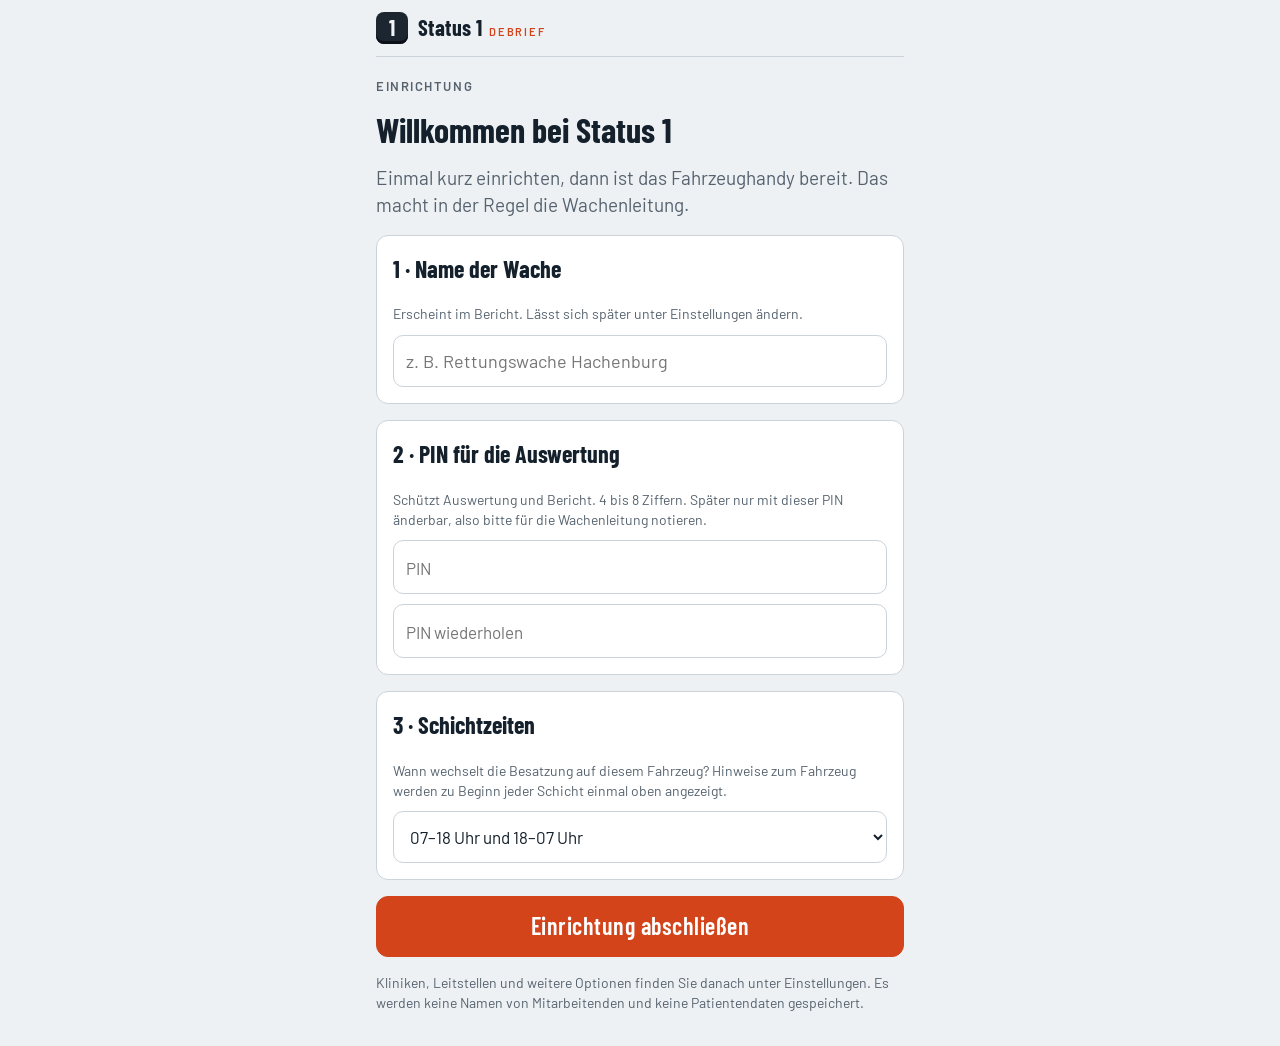
<file: status1_server/rootfs/srv/status1/app/index.html>
<!doctype html>
<html lang="de">
<head>
<meta charset="utf-8">
<meta name="viewport" content="width=device-width, initial-scale=1, viewport-fit=cover">
<meta name="theme-color" content="#0e141a">
<meta name="description" content="Status 1 Debrief – anonymes 2-Minuten-Debrief für Rettungsdienst-Besatzungen.">
<link rel="manifest" href="manifest.webmanifest">
<link rel="icon" href="icons/icon-192.png" type="image/png">
<link rel="apple-touch-icon" href="icons/apple-touch-icon.png">
<meta name="apple-mobile-web-app-capable" content="yes">
<meta name="mobile-web-app-capable" content="yes">
<meta name="apple-mobile-web-app-title" content="Status 1">
<meta name="apple-mobile-web-app-status-bar-style" content="black-translucent">
<style>:root{padding-top:env(safe-area-inset-top,0px);padding-bottom:env(safe-area-inset-bottom,0px)}body{margin:0}img{max-width:100%}[hidden]{display:none!important}</style>
<style>
/* Layout: single-column phone tool read aloud in the vehicle; sticky bar with timer, FMS-key motif, big tap targets */
:root{
  --bg:#eef1f4; --surface:#ffffff; --surface-2:#e2e7ec; --fg:#14202b; --muted:#56636f; --line:#cbd3db;
  --accent:#d4441b; --accent-fg:#ffffff;
  --pos:#1d8552; --pos-bg:#dcf1e5; --neg:#a96200; --neg-bg:#fbe8c6;
  --key:#1b2631; --key-fg:#f3f6f9; --key-edge:#0b1117;
  --display:"Barlow Condensed","Arial Narrow",Arial,sans-serif;
  --body:"Barlow",system-ui,-apple-system,"Segoe UI",Roboto,sans-serif;
}
@media (prefers-color-scheme: dark){
  :root:not([data-theme="light"]){
    --bg:#0e141a; --surface:#16202a; --surface-2:#1f2a36; --fg:#e6ecf1; --muted:#93a2b0; --line:#2b3846;
    --accent:#ff6c3e; --accent-fg:#1b0c06;
    --pos:#4fca8c; --pos-bg:#14342a; --neg:#f1ad4b; --neg-bg:#3a2a12;
    --key:#e6ecf1; --key-fg:#0e141a; --key-edge:#9aa8b5;
    color-scheme:dark;
  }
}
:root[data-theme="dark"]{
  --bg:#0e141a; --surface:#16202a; --surface-2:#1f2a36; --fg:#e6ecf1; --muted:#93a2b0; --line:#2b3846;
  --accent:#ff6c3e; --accent-fg:#1b0c06;
  --pos:#4fca8c; --pos-bg:#14342a; --neg:#f1ad4b; --neg-bg:#3a2a12;
  --key:#e6ecf1; --key-fg:#0e141a; --key-edge:#9aa8b5;
  color-scheme:dark;
}
*{box-sizing:border-box}
html,body{background:var(--bg)}
body{color:var(--fg);font-family:var(--body);font-size:17px;line-height:1.45;-webkit-font-smoothing:antialiased}
body::before{content:"";position:fixed;inset:0 0 auto;height:env(safe-area-inset-top,0px);z-index:10;background:var(--bg)}
.wrap{max-width:560px;margin:0 auto;padding-left:max(16px,env(safe-area-inset-left,0px));padding-right:max(16px,env(safe-area-inset-right,0px));padding-block:0 32px}
button,input,textarea{font:inherit;color:inherit}
button{cursor:pointer}
:focus-visible{outline:3px solid var(--accent);outline-offset:2px}

/* app bar */
.bar{position:sticky;top:env(safe-area-inset-top,0px);z-index:5;background:var(--bg);display:flex;align-items:center;justify-content:space-between;gap:12px;padding-block:12px;border-bottom:1px solid var(--line);margin-bottom:20px}
.brand{display:flex;align-items:center;gap:10px;background:none;border:0;padding:0}
.brand b{font-family:var(--display);font-weight:700;font-size:22px;letter-spacing:.02em}
.key{display:inline-grid;place-items:center;background:var(--key);color:var(--key-fg);font-family:var(--display);font-weight:700;border-radius:8px;box-shadow:inset 0 -3px 0 var(--key-edge)}
.key.s{width:32px;height:32px;font-size:22px}
.timer{font-family:var(--display);font-weight:600;font-size:26px;font-variant-numeric:tabular-nums;letter-spacing:.02em;min-width:5ch;text-align:right}
.timer.over{color:var(--neg)}
.progress{height:4px;background:var(--surface-2);border-radius:2px;overflow:hidden;margin:-12px 0 20px}
.progress i{display:block;height:100%;background:var(--accent);transition:width .25s linear}

/* type */
h1,h2{font-family:var(--display);font-weight:700;line-height:1.05;text-wrap:balance;margin:0}
h1{font-size:44px;letter-spacing:.01em}
h2{font-size:34px}
.eyebrow{font-size:13px;font-weight:600;letter-spacing:.12em;text-transform:uppercase;color:var(--muted)}
.lead{font-size:19px;color:var(--muted);margin:0}
.hint{background:var(--surface);border:1px solid var(--line);border-radius:10px;padding:12px 14px;font-size:16px;color:var(--muted)}
.hint strong{color:var(--fg)}
.stack{display:flex;flex-direction:column;gap:16px}
.row{display:flex;flex-wrap:wrap;gap:10px}
.small{font-size:14px;color:var(--muted)}

/* buttons */
.btn{display:flex;align-items:center;justify-content:center;gap:10px;min-height:58px;padding:12px 18px;border-radius:12px;border:1px solid var(--line);background:var(--surface);font-weight:600;font-size:18px;width:100%;text-align:center}
.btn.primary{background:var(--accent);border-color:var(--accent);color:var(--accent-fg);font-family:var(--display);font-size:24px;letter-spacing:.02em}
.btn.ghost{background:transparent}
.btn.warn{border-color:var(--neg);color:var(--neg)}
.btn:disabled{opacity:.45;cursor:not-allowed}
.btn small{font-family:var(--body);font-weight:500;font-size:15px;opacity:.85}
.two{display:grid;grid-template-columns:1fr 1fr;gap:10px}
.linkrow{display:grid;grid-template-columns:repeat(2,1fr);gap:10px}
.tile{background:var(--surface);border:1px solid var(--line);border-radius:12px;padding:14px;text-align:left;display:flex;flex-direction:column;gap:2px;min-height:76px}
.tile b{font-size:17px}
.tile span{font-size:14px;color:var(--muted)}

/* hero */
.hero{display:flex;gap:18px;align-items:center;margin-block:8px 6px}
.key.xl{width:96px;height:96px;font-size:74px;border-radius:18px;box-shadow:inset 0 -7px 0 var(--key-edge);flex:none}
.facts{display:flex;flex-wrap:wrap;gap:8px}
.fact{font-size:14px;border:1px solid var(--line);border-radius:999px;padding:4px 12px;color:var(--muted)}

/* question */
.q{font-family:var(--display);font-weight:700;font-size:38px;line-height:1.05;text-wrap:balance}
.readaloud{display:flex;gap:8px;align-items:center}
.tag-read{font-size:12px;font-weight:600;letter-spacing:.12em;text-transform:uppercase;background:var(--surface-2);border-radius:6px;padding:3px 8px;color:var(--muted)}

/* chips */
.group{display:flex;flex-direction:column;gap:8px}
.chips{display:grid;grid-template-columns:repeat(auto-fill,minmax(150px,1fr));gap:8px}
.chip{min-height:52px;border-radius:10px;border:1.5px solid var(--line);background:var(--surface);padding:8px 12px;text-align:left;font-weight:500;font-size:16px;line-height:1.2;display:flex;align-items:center;gap:8px}
.chip::before{content:"";width:16px;height:16px;flex:none;border-radius:4px;border:1.5px solid var(--line)}
.mode-pos .chip[aria-pressed="true"]{background:var(--pos-bg);border-color:var(--pos)}
.mode-pos .chip[aria-pressed="true"]::before{background:var(--pos);border-color:var(--pos)}
.mode-neg .chip[aria-pressed="true"]{background:var(--neg-bg);border-color:var(--neg)}
.mode-neg .chip[aria-pressed="true"]::before{background:var(--neg);border-color:var(--neg)}
.chip.cat[aria-pressed="true"]{border-color:var(--fg);background:var(--surface-2)}
.chip.cat[aria-pressed="true"]::before{background:var(--fg);border-color:var(--fg)}
.detail{grid-column:1/-1;background:var(--surface-2);border-radius:10px;padding:10px 12px;display:flex;flex-direction:column;gap:8px}
.dlabel{font-size:12px;font-weight:600;letter-spacing:.1em;text-transform:uppercase;color:var(--muted)}
.minis{display:flex;flex-wrap:wrap;gap:6px}
.msel{min-height:44px;border-radius:10px;border:1.5px solid var(--line);background:var(--surface);color:var(--fg);padding:6px 10px;font-size:15px;max-width:100%}
.mode-pos .msel.on{border-color:var(--pos);background:var(--pos-bg);font-weight:600}
.mode-neg .msel.on{border-color:var(--neg);background:var(--neg-bg);font-weight:600}
.mini{min-height:40px;border-radius:999px;border:1.5px solid var(--line);background:var(--surface);padding:6px 12px;font-size:15px}
.mode-pos .mini[aria-pressed="true"]{background:var(--pos-bg);border-color:var(--pos);font-weight:600}
.mode-neg .mini[aria-pressed="true"]{background:var(--neg-bg);border-color:var(--neg);font-weight:600}
.dlines{display:grid;gap:2px;font-size:14px;color:var(--muted)}
.dlines b{font-weight:600}.dlines b.p{color:var(--pos)}.dlines b.n{color:var(--neg)}
.wm{display:inline-flex;align-items:baseline;gap:.3em}
.wm small{font-family:var(--body);font-weight:600;font-size:max(11px,.36em);letter-spacing:.16em;text-transform:uppercase;color:var(--accent)}
.badge{display:inline-flex;align-items:center;gap:6px;font-size:14px;font-weight:600;border-radius:999px;padding:3px 10px}
.badge.pos{background:var(--pos-bg);color:var(--pos)}
.badge.neg{background:var(--neg-bg);color:var(--neg)}

textarea{width:100%;min-height:96px;border-radius:10px;border:1.5px solid var(--line);background:var(--surface);padding:12px;font-size:17px;resize:vertical}
input[type=password],input[type=text]{width:100%;min-height:52px;border-radius:10px;border:1.5px solid var(--line);background:var(--surface);padding:10px 12px;font-size:22px;letter-spacing:.3em;font-variant-numeric:tabular-nums}
select.shiftsel{width:100%;min-height:52px;border-radius:10px;border:1.5px solid var(--line);background:var(--surface);color:var(--fg);padding:10px 12px;font:inherit;font-size:17px}
input#station,input#su_station,input#wipe,input.shiftin,input.srvin{width:100%;min-height:52px;border-radius:10px;border:1.5px solid var(--line);background:var(--surface);padding:10px 12px;font-size:18px}
input[type=password]::placeholder{letter-spacing:normal;font-size:17px}
label.check{display:flex;gap:10px;align-items:center;font-size:16px}
label.check input{width:22px;height:22px;accent-color:var(--accent)}

/* rules card */
.rules{display:grid;gap:12px}
.card{background:var(--surface);border:1px solid var(--line);border-radius:12px;padding:16px}
.card h3{font-family:var(--display);font-size:24px;margin:0 0 8px}
.card ul{margin:0;padding-left:20px;display:grid;gap:6px}
.www{display:grid;gap:8px;margin:10px 0}
.www div{display:grid;grid-template-columns:38px 1fr;gap:10px;align-items:start}
.www b{font-family:var(--display);font-size:26px;line-height:1;color:var(--accent)}
.www em{font-style:normal;color:var(--muted);display:block;font-size:15px}

/* stats */
.stat-head{display:grid;grid-template-columns:repeat(3,1fr);gap:8px}
.num{background:var(--surface);border:1px solid var(--line);border-radius:12px;padding:12px}
.num b{display:block;font-family:var(--display);font-size:34px;line-height:1;font-variant-numeric:tabular-nums}
.num span{font-size:13px;color:var(--muted)}
.seg{display:flex;border:1px solid var(--line);border-radius:10px;overflow:hidden}
.seg button{flex:1;min-height:44px;border:0;background:var(--surface);font-size:15px;font-weight:600;padding:6px}
.seg button[aria-pressed="true"]{background:var(--fg);color:var(--bg)}
.bars{display:grid;gap:12px}
.barrow{display:grid;gap:4px}
.barrow .lbl{display:flex;justify-content:space-between;gap:8px;font-size:15px}
.barrow .lbl span{font-variant-numeric:tabular-nums;color:var(--muted);white-space:nowrap}
.barrow .lbl span .p{color:var(--pos);font-weight:600}
.barrow .lbl span .n{color:var(--neg);font-weight:600}
.track{height:12px;background:var(--surface-2);border-radius:6px;display:flex;overflow:hidden}
.track .p{background:var(--pos)}
.track .n{background:var(--neg)}
.zero{opacity:.5}
.legend{display:flex;gap:14px;font-size:14px;color:var(--muted)}
.legend i{display:inline-block;width:10px;height:10px;border-radius:2px;margin-right:6px;vertical-align:-1px}
.lessons{display:grid;gap:8px;margin:0;padding:0;list-style:none}
.lessons li{background:var(--surface);border:1px solid var(--line);border-radius:10px;padding:12px 14px;display:flex;gap:10px;justify-content:space-between;align-items:flex-start}
.lessons li p{margin:0;min-width:0;overflow-wrap:anywhere}
.x{border:0;background:none;color:var(--muted);font-size:14px;text-decoration:underline;flex:none}
.s0{display:flex;align-items:center;gap:12px;width:100%;text-align:left;border:2px solid var(--accent);background:color-mix(in srgb,var(--accent) 12%,var(--surface));border-radius:12px;padding:12px 14px}
.s0 b{font-size:17px}
.s0 small{color:var(--muted);font-size:14px}
.key.s0k{width:40px;height:40px;font-size:28px;background:var(--accent);color:var(--accent-fg);box-shadow:none;flex:none}
.demo{background:var(--neg-bg);color:var(--neg);border-radius:8px;padding:8px 12px;font-size:14px;font-weight:600}
.err{color:var(--accent);font-size:15px;font-weight:600}

/* done */
.done{display:flex;flex-direction:column;align-items:center;text-align:center;gap:16px;padding-top:24px}
.key.glow{width:140px;height:140px;font-size:108px;border-radius:24px;box-shadow:inset 0 -9px 0 var(--key-edge),0 0 0 8px color-mix(in srgb,var(--pos) 25%,transparent)}
@media (prefers-reduced-motion:no-preference){
  .key.glow{animation:pop .5s ease-out}
  @keyframes pop{from{transform:scale(.85);opacity:.4}to{transform:scale(1);opacity:1}}
}
@media (max-width:380px){h1{font-size:38px}.q{font-size:32px}.key.xl{width:80px;height:80px;font-size:60px}}

/* Bericht (A4) – feste helle Druckfarben, unabhängig vom App-Theme */
.linkbtn{background:none;border:0;padding:0;font:inherit;font-weight:600;color:var(--accent);text-decoration:underline;cursor:pointer}
.btn[disabled]{opacity:.45;cursor:not-allowed}
details>summary{cursor:pointer;padding:4px 0}
.closebox{border-top:1px solid var(--line);padding-top:12px}
.qrbox{background:#fff;border-radius:12px;padding:14px;display:flex;flex-direction:column;align-items:center;gap:8px;color:#14202b}
.qrbox svg{width:min(78vw,340px);height:auto;display:block}
.qrbox .small{color:#56636f}
.scanbox{position:relative;border-radius:12px;overflow:hidden;background:#000;aspect-ratio:1/1;max-width:420px;width:100%;align-self:center}
.scanbox video{width:100%;height:100%;object-fit:cover;display:block}
.scanbox i{position:absolute;inset:14%;border:3px solid var(--accent);border-radius:14px;box-shadow:0 0 0 999px rgba(0,0,0,.35)}
.collected li{display:flex;justify-content:space-between;gap:10px;align-items:center;padding:8px 0;border-top:1px solid var(--line)}
.collected{list-style:none;margin:0;padding:0}
.okmsg{background:var(--pos-bg);color:var(--pos);border-radius:8px;padding:8px 12px;font-size:15px;font-weight:600}
.errmsg{background:var(--neg-bg);color:var(--neg);border-radius:8px;padding:8px 12px;font-size:15px;font-weight:600}
.rp-wrap{position:relative;overflow:hidden;width:100%}
.rp-doc{width:210mm;transform-origin:top left;display:flex;flex-direction:column;gap:6mm}
.rp-page{--i:#14202b;--mu:#56636f;--li:#d8dee4;--po:#1d8552;--pob:#e2f2e9;--ne:#a96200;--neb:#fbeed8;--ac:#d4441b;
  width:210mm;min-height:296mm;box-sizing:border-box;padding:12mm 16mm 10mm;background:#fff;color:var(--i);
  font-family:var(--body);font-size:10pt;line-height:1.4;display:flex;flex-direction:column;gap:6mm;
  box-shadow:0 2px 14px rgba(0,0,0,.18);-webkit-print-color-adjust:exact;print-color-adjust:exact}
.rp-page *{box-sizing:border-box}
.rp-head{display:flex;justify-content:space-between;align-items:center;padding-bottom:3mm;border-bottom:.5mm solid var(--i)}
.rp-brand{display:flex;align-items:center;gap:2.4mm;font-family:var(--display);font-weight:700;font-size:15pt;line-height:1}
.rp-brand small{font-family:var(--body);font-weight:600;font-size:6.5pt;letter-spacing:.16em;color:var(--ac)}
.rp-key{width:7.5mm;height:7.5mm;border-radius:1.5mm;background:#1b2631;color:#f3f6f9;display:flex;align-items:center;justify-content:center;font-size:13pt;box-shadow:inset 0 -.6mm 0 #0b1117;position:relative}
.rp-key:after{content:"";position:absolute;left:30%;width:40%;bottom:1.1mm;height:.45mm;background:var(--ac)}
.rp-meta{font-size:8.5pt;color:var(--mu);text-align:right}
.rp-eyebrow{font-size:7.5pt;font-weight:600;letter-spacing:.14em;text-transform:uppercase;color:var(--ac)}
.rp-title h2{margin:1mm 0 0;font-family:var(--display);font-weight:700;font-size:20pt;line-height:1.05}
.rp-cover h1{margin:1.5mm 0 0;font-family:var(--display);font-weight:700;font-size:30pt;line-height:.95}
.rp-cover .rp-sub{margin-top:2.5mm;font-size:12pt}
.rp-cover .rp-basis{margin-top:1mm;font-size:9.5pt;color:var(--mu)}
.rp-kpis{display:grid;grid-template-columns:repeat(4,1fr);gap:3mm}
.rp-kpi{border:.3mm solid var(--li);border-radius:2mm;padding:2.5mm 3.5mm;display:flex;flex-direction:column;gap:.5mm}
.rp-kpi b{font-family:var(--display);font-size:24pt;line-height:1}
.rp-kpi span{font-size:8.5pt;color:var(--mu)}
.rp-two{display:grid;grid-template-columns:1fr 1fr;gap:5mm}
.rp-top{border-radius:2.5mm;padding:4mm 4.5mm;display:flex;flex-direction:column;gap:2.6mm}
.rp-top.p{background:var(--pob)} .rp-top.n{background:var(--neb)}
.rp-top h3{margin:0;font-size:8pt;font-weight:600;letter-spacing:.14em;text-transform:uppercase}
.rp-top.p h3{color:var(--po)} .rp-top.n h3{color:var(--ne)}
.rp-top ol{margin:0;padding:0;list-style:none;display:flex;flex-direction:column;gap:2mm}
.rp-top li{display:grid;grid-template-columns:6mm 1fr auto;gap:2mm;align-items:baseline}
.rp-top li .no{font-family:var(--display);font-weight:700;font-size:13pt}
.rp-top li .nm{font-weight:600;font-size:11pt;line-height:1.2}
.rp-top li .nm small{display:block;font-weight:400;font-size:8.5pt;color:var(--mu)}
.rp-top li .ct{font-family:var(--display);font-weight:700;font-size:15pt}
.rp-top.p .ct,.rp-top.p .no{color:var(--po)} .rp-top.n .ct,.rp-top.n .no{color:var(--ne)}
.rp-top .none{font-size:9pt;color:var(--mu)}
.rp-box{border:.3mm solid var(--li);border-radius:2.5mm;padding:4mm 4.5mm;display:flex;flex-direction:column;gap:2mm}
.rp-box h3{margin:0;font-size:8pt;font-weight:600;letter-spacing:.14em;text-transform:uppercase;color:var(--mu)}
.rp-chg2{display:grid;grid-template-columns:1fr 1fr;gap:4mm}
.rp-chg2 .col{display:flex;flex-direction:column;gap:2mm;padding-left:3mm;border-left:1mm solid}
.rp-chg2 .col.g{border-color:var(--po)} .rp-chg2 .col.b{border-color:var(--ne)}
.rp-chg2 h4{margin:0;font-size:8pt;font-weight:600;letter-spacing:.12em;text-transform:uppercase}
.rp-chg2 .g h4{color:var(--po)} .rp-chg2 .b h4{color:var(--ne)}
.rp-ch{display:flex;flex-direction:column;gap:.8mm;padding:1mm 0;border-top:.2mm solid var(--li)}
.rp-ch:first-of-type{border-top:0}
.rp-ch .t{font-size:9.5pt;line-height:1.3}
.rp-ch .cmp{display:grid;grid-template-columns:auto 1fr 8mm auto 1fr 8mm;column-gap:1.5mm;align-items:center;font-size:7.5pt;color:var(--mu)}
.rp-ch .rbar{display:block;height:2.4mm;background:#eef1f4;border-radius:.6mm;overflow:hidden}
.rp-ch .rbar i{display:block;height:100%}
.rp-ch .rbar i.was{background:#b9c2cb} .rp-ch .rbar i.ng{background:var(--ne)} .rp-ch .rbar i.ps{background:var(--po)}
.rp-ch .v{text-align:right;font-variant-numeric:tabular-nums;color:var(--i)}
.rp-chg{display:grid;grid-template-columns:5mm 1fr auto;gap:2mm;align-items:baseline;padding:1.2mm 0;border-top:.2mm solid var(--li)}
.rp-chg:first-of-type{border-top:0}
.rp-chg .ar{font-weight:700;font-size:11pt}
.rp-chg .ar.g{color:var(--po)} .rp-chg .ar.b{color:var(--ne)}
.rp-chg .v{font-variant-numeric:tabular-nums;color:var(--mu);font-size:9pt}
.rp-note{font-size:8.5pt;color:var(--mu)}
.rp-chart{display:flex;flex-direction:column}
.rp-ch-head{display:grid;grid-template-columns:52mm 1fr 1fr;font-size:8pt;font-weight:600;letter-spacing:.1em;text-transform:uppercase;padding-bottom:1.5mm}
.rp-ch-head .l{text-align:right;padding-right:3mm;color:var(--po)} .rp-ch-head .r{padding-left:3mm;color:var(--ne)}
.rp-grp{font-size:7.5pt;font-weight:600;letter-spacing:.14em;text-transform:uppercase;color:var(--mu);padding:3mm 0 1mm;border-bottom:.2mm solid var(--li)}
.rp-row{display:grid;grid-template-columns:52mm 1fr 1fr;align-items:center;min-height:6.6mm}
.rp-row .lab{font-size:9.5pt;padding-right:2mm}
.rp-row .lft,.rp-row .rgt{display:flex;align-items:center;gap:1.6mm;height:100%;font-variant-numeric:tabular-nums;font-size:8.5pt}
.rp-row .lft{justify-content:flex-end;padding-right:2mm;border-right:.3mm solid var(--i)}
.rp-row .rgt{padding-left:2mm}
.rp-row i{display:block;height:3.6mm;border-radius:.6mm}
.rp-row .lft i{background:var(--po)} .rp-row .rgt i{background:var(--ne)}
.rp-row em{font-style:normal;min-width:5mm}
.rp-row .lft em{text-align:right}
.rp-row.zero .lab{color:var(--mu)}
.rp-dets{display:flex;flex-direction:column;gap:3mm}
.rp-det{border:.3mm solid var(--li);border-radius:2.5mm;padding:3mm 4.5mm;break-inside:avoid}
.rp-det h3{margin:0 0 2mm;font-family:var(--display);font-size:14pt;line-height:1.1}
.rp-det-grid{display:grid;grid-template-columns:1fr 1fr;gap:5mm}
.rp-det h4{margin:0 0 1mm;font-size:7.5pt;font-weight:600;letter-spacing:.14em;text-transform:uppercase;color:var(--mu)}
.rp-det table{width:100%;border-collapse:collapse;font-size:8.8pt}
.rp-det th{font-weight:600;font-size:7.5pt;text-align:right;padding:.6mm 0 .6mm 2mm;color:var(--mu)}
.rp-det th:first-child{text-align:left;padding-left:0}
.rp-det td{padding:.9mm 0;border-top:.2mm solid var(--li);vertical-align:top}
.rp-det td.c{text-align:right;width:13mm;font-variant-numeric:tabular-nums;font-weight:600}
.rp-det td.c.p{color:var(--po)} .rp-det td.c.n{color:var(--ne)}
.rp-det td.muted{color:var(--mu)}
.rp-minis{display:grid;grid-template-columns:1fr 1fr;gap:3mm}
.rp-minis .rp-det{padding:2.5mm 4mm}
.rp-minis .rp-det h3{font-size:12pt;margin-bottom:1mm}
.rp-det td{padding:.55mm 0}
.rp-areas{display:flex;flex-direction:column;gap:1.4mm}
.rp-area{display:grid;grid-template-columns:30mm 1fr 22mm;gap:3mm;align-items:center;font-size:9pt}
.rp-area .nm{font-weight:600}
.rp-area .tr{display:flex;height:4mm;border-radius:.8mm;overflow:hidden;background:#eef1f4}
.rp-area .tr i.p{background:var(--po)} .rp-area .tr i.n{background:var(--ne)}
.rp-area .v{text-align:right;font-variant-numeric:tabular-nums}
.rp-lessons{display:grid;grid-template-columns:1fr 1fr;gap:2.5mm}
.rp-lessons p{margin:0;padding:2.6mm 3.2mm;border-left:.8mm solid var(--ac);background:#f4f6f8;font-size:9.5pt;break-inside:avoid}
.rp-meet{border:.4mm solid var(--i);border-radius:2.5mm;padding:4.5mm 5mm;display:flex;flex-direction:column;gap:3mm;break-inside:avoid}
.rp-meet h3{margin:0;font-family:var(--display);font-size:15pt}
.rp-q{display:grid;grid-template-columns:6mm 1fr;gap:2mm}
.rp-q b{font-family:var(--display);font-size:13pt;color:var(--ac)}
.rp-q .lines{height:11mm;background:repeating-linear-gradient(to bottom,transparent 0,transparent 5mm,var(--li) 5mm,var(--li) 5.3mm)}
.rp-meet table{width:100%;border-collapse:collapse;font-size:9pt}
.rp-meet th{text-align:left;font-size:7.5pt;letter-spacing:.12em;text-transform:uppercase;color:var(--mu);padding:1mm 2mm 1mm 0;border-bottom:.3mm solid var(--i)}
.rp-meet td{height:9mm;border-bottom:.2mm solid var(--li)}
.rp-foot{margin-top:auto;display:flex;justify-content:space-between;gap:6mm;padding-top:2.5mm;border-top:.2mm solid var(--li);font-size:7.5pt;color:var(--mu)}
@media print{
  @page{size:A4;margin:0}
  html,body{background:#fff!important}
  body::before,.bar,.progress,.rp-tools{display:none!important}
  .wrap{max-width:none!important;padding:0!important;margin:0!important}
  .stack{gap:0!important}
  .rp-wrap{height:auto!important;overflow:visible!important}
  .rp-doc{transform:none!important;gap:0!important}
  .rp-page{box-shadow:none!important;break-after:page;page-break-after:always}
  .rp-page:last-child{break-after:auto;page-break-after:auto}
}
</style>
<title>Status 1 Debrief</title>
<style>
@font-face{font-family:'Barlow Condensed';font-style:normal;font-weight:500;font-display:swap;src:url(fonts/barlow-condensed-500.woff) format('woff')}
@font-face{font-family:'Barlow Condensed';font-style:normal;font-weight:600;font-display:swap;src:url(fonts/barlow-condensed-600.woff) format('woff')}
@font-face{font-family:'Barlow Condensed';font-style:normal;font-weight:700;font-display:swap;src:url(fonts/barlow-condensed-700.woff) format('woff')}
@font-face{font-family:'Barlow';font-style:normal;font-weight:400;font-display:swap;src:url(fonts/barlow-400.woff) format('woff')}
@font-face{font-family:'Barlow';font-style:normal;font-weight:500;font-display:swap;src:url(fonts/barlow-500.woff) format('woff')}
@font-face{font-family:'Barlow';font-style:normal;font-weight:600;font-display:swap;src:url(fonts/barlow-600.woff) format('woff')}
</style>

</head>
<body>
<div class="wrap" id="app"></div>

<script>
(function(){
"use strict";
const TAGS=[
 {g:"Team",items:[["kom","Kommunikation"],["fue","Führung & Entscheidung"],["spk","Bedenken ansprechen"]]},
 {g:"Ablauf",items:[["anf","Anfahrt & Navigation"],["lag","Lageeinschätzung"],["mat","Material & Gerät"],["med","Medikamente"],["zei","Zeitmanagement"],["dok","Dokumentation"]]},
 {g:"Schnittstellen",items:[["lst","Leitstelle"],["nef","Notarzt / NEF"],["fwp","Feuerwehr / Polizei"],["kla","Klinik-Anmeldung"],["zna","ZNA-Übergabe"],["rmt","Weitere Rettungsmittel (RTW, RTH)"]]},
 {g:"Mensch",items:[["mue","Müdigkeit"],["str","Stress & Schreckmoment"],["eig","Eigenschutz"]]}
];
const TAGNAME={},TAGGROUP={};
TAGS.forEach(g=>g.items.forEach(([id,n])=>{TAGNAME[id]=n;TAGGROUP[id]=g.g}));
const CATS=["Internistisch","Trauma","Reanimation","Kind","Transport","Sonstiges"];
const DET={
 zna:{places:"kliniken",asp:["Wartezeit","Ansprechpartner","Übergabe-Ablauf","Umgangston","Aufnahmekapazität"]},
 kla:{places:"kliniken",asp:["Voranmeldung erreicht","Rückfragen","Zuweisung","Umgangston"]},
 lst:{places:"leitstellen",asp:["Alarmierung","Einsatzinformationen","Rückmeldung","Nachforderung","Funkverkehr"]},
 nef:{asp:["Absprache","Eintreffen","Übergabe","Zusammenarbeit"]},
 fwp:{asp:["Absprache","Zugang & Rettung","Einsatzleitung"]},
 anf:{asp:["Adresse unklar","Navigation","Verkehr","Zufahrt"]},
 mat:{asp:["Fehlte","Defekt","Ungünstig gelagert"]},
 dok:{asp:["Zeitaufwand","Software / Tablet","Unklare Vorgaben","Übergabeprotokoll"]},
 eig:{asp:["Aggression / Gewalt","Verkehr","Infektionsschutz","Absicherung der Einsatzstelle"]}
};
const MIN_NEG=3;
// Entwurf: Einrichtungen rund um den Westerwald (Stand Okt. 2026, bitte vor Ort prüfen). Zeilen mit # = Überschrift in der Auswahlliste.
const KL_FAV=["DRK-Krankenhaus Hachenburg","Diakonie Klinikum Kirchen","Brüderkrankenhaus Montabaur","Herz-Jesu-Krankenhaus Dernbach","Ev. Krankenhaus Selters","Marienhaus St. Elisabeth Neuwied","GKM Kemperhof Koblenz","GKM Ev. Stift St. Martin Koblenz","Bundeswehrzentralkrankenhaus Koblenz","Diakonie Klinikum Jung-Stilling Siegen","Kreisklinikum Siegen","Dill-Kliniken Dillenburg","St. Vincenz Limburg"];
const KL_MORE=["# Rheinland-Pfalz","DRK-Krankenhaus Neuwied","Kath. Klinikum Koblenz, Brüderhaus","Kath. Klinikum Koblenz, Marienhof","GKM St. Elisabeth Mayen","St. Nikolaus-Stiftshospital Andernach","GKM Paulinenstift Nastätten","GKM Heilig Geist Boppard","Hunsrück Klinik Simmern","Marienhaus Klinikum Bad Neuenahr-Ahrweiler","Universitätsmedizin Mainz","Kath. Klinikum Mainz","# Nordrhein-Westfalen","Marien Kliniken Siegen","DRK-Kinderklinik Siegen","Diakonie Klinikum Bethesda Freudenberg","St. Martinus-Hospital Olpe","Helios Klinik Attendorn","St. Josef-Hospital Lennestadt","Kreiskrankenhaus Waldbröl","Kreiskrankenhaus Gummersbach","Helios Klinikum Siegburg","GFO Kliniken Troisdorf","Asklepios Kinderklinik Sankt Augustin","GFO Klinik Bad Honnef","Krankenhaus Rheinbach","Universitätsklinikum Bonn","Johanniter-Krankenhaus Bonn","Johanniter Waldkrankenhaus Bonn","GFO St. Marien-Hospital Bonn","GFO St. Josef-Hospital Bonn-Beuel","Gemeinschaftskrankenhaus Bonn","Malteser Krankenhaus Bonn/Rhein-Sieg","Helios Klinikum Bonn/Rhein-Sieg","Marienhospital Euskirchen","Kreiskrankenhaus Mechernich","# Hessen","Klinikum Wetzlar","Kreiskrankenhaus Weilburg","Universitätsklinikum Gießen","Ev. Krankenhaus Mittelhessen Gießen","Hochtaunus-Kliniken Usingen","Helios HSK Wiesbaden","St. Josefs-Hospital Wiesbaden","Asklepios Paulinen Klinik Wiesbaden","St. Josefs-Hospital Rheingau Rüdesheim"];
const LS_FAV=["ILS Montabaur","ILS Koblenz","Leitstelle Siegen-Wittgenstein","Leitstelle Lahn-Dill","Leitstelle Limburg-Weilburg"];
const LS_MORE=["# Nordrhein-Westfalen","Leitstelle Kreis Olpe","Leitstelle Oberbergischer Kreis","Leitstelle Rhein-Sieg-Kreis","Leitstelle Bonn","Leitstelle Kreis Euskirchen","# Hessen","Leitstelle Rheingau-Taunus","Leitstelle Wiesbaden"];
const KEY="status1.v1";

function blank(){return{counts:{},debriefs:0,cats:{},lessons:[],board:[],place:{},asp:{},demo:false,since:TODAY(),history:[],collected:[],undo:null,snapId:null,settings:{station:"",setupDone:false,askCat:false,pin:"0000",kliniken:KL_FAV,klinikenMore:KL_MORE,leitstellen:LS_FAV,leitstellenMore:LS_MORE}}}
function load(){
  try{const r=localStorage.getItem(KEY);if(r){const o=JSON.parse(r);const b=blank();const s=Object.assign(b.settings,o.settings||{});
    if(JSON.stringify(s.kliniken)==='["Klinik A","Klinik B","Klinik C"]'){s.kliniken=KL_FAV;s.klinikenMore=KL_MORE}
    if(!s.kliniken.includes("Ev. Krankenhaus Selters")&&(s.klinikenMore||[]).includes("Ev. Krankenhaus Selters")&&s.kliniken.join("|")===KL_FAV.filter(x=>x!=="Ev. Krankenhaus Selters").join("|")){s.kliniken=KL_FAV;s.klinikenMore=s.klinikenMore.filter(x=>x!=="Ev. Krankenhaus Selters")}
    if(JSON.stringify(s.leitstellen)==='["Leitstelle"]'){s.leitstellen=LS_FAV;s.leitstellenMore=LS_MORE}
    if(!o.settings||o.settings.setupDone===undefined)s.setupDone=!!(s.pin&&s.pin!=="0000");
    return Object.assign(b,o,{settings:s})}}catch(e){}
  return blank();
}
function save(){try{localStorage.setItem(KEY,JSON.stringify(db))}catch(e){}}
let db=load();

const app=document.getElementById("app");
let view="home", run=null, unlocked=false, sortMode="neg", ui={};
let wake=null;

function esc(s){return String(s).replace(/[&<>"']/g,c=>({"&":"&amp;","<":"&lt;",">":"&gt;",'"':"&quot;","'":"&#39;"}[c]))}
function fmt(sec){const s=Math.abs(Math.round(sec));return (sec<0?"+":"")+Math.floor(s/60)+":"+String(s%60).padStart(2,"0")}
function lockScreen(){try{navigator.wakeLock&&navigator.wakeLock.request("screen").then(l=>wake=l).catch(()=>{})}catch(e){}}
function unlockScreen(){try{wake&&wake.release()}catch(e){}wake=null}

function steps(){const s=["checkin","pos","neg","take"];if(db.settings.askCat)s.push("cat");s.push("feedback");return s}

const PROMPTS={
 checkin:{q:"Ist für alle alles okay?",kurz:"Kurz in die Runde fragen. Eine ehrliche Antwort reicht, niemand muss etwas begründen.",lang:"Ruhig einen Moment Pause lassen. Wer nicht reden möchte, muss nicht."},
 pos:{q:"Was lief gut?",kurz:"Jeder nennt einen Punkt. Tippt an, wozu er gehört.",lang:"Was genau hat gut funktioniert, und warum? Wer hat was beigetragen? Was davon wollen wir beibehalten?"},
 neg:{q:"Was machen wir nächstes Mal besser?",kurz:"Es geht um Abläufe, nicht um Schuld. „Ich“-Sätze statt „du hast“.",lang:"Wo wurde es eng? Was hätte geholfen? Lag es an uns oder an einer Schnittstelle? Was war überraschend?"},
 take:{q:"Was nehmen wir mit?",kurz:"Ein Satz, den ihr beim nächsten Einsatz anders oder genauso macht.",lang:"Einigt euch auf einen Punkt. Lieber eine konkrete Sache als drei allgemeine."},
 cat:{q:"Welche Einsatzart?",kurz:"Freiwillig. Hilft der Wache bei der Auswertung. Ihr könnt diesen Schritt überspringen.",lang:"Freiwillig. Hilft der Wache bei der Auswertung. Ihr könnt diesen Schritt überspringen."},
 feedback:{q:"Noch eine Minute für Feedback?",kurz:"Optional. Jeder sagt dem anderen einen Punkt, nach den Regeln unten.",lang:"Jeder gibt dem anderen ein Feedback: zuerst etwas Gutes, dann ein Wunsch."}
};

function bar(){
  let right="";
  if(view==="flow"&&run){right=`<div class="timer" id="timer" aria-live="off"></div>`}
  return `<header class="bar"><button class="brand" data-a="home" aria-label="Zur Startseite"><span class="key s">1</span><b class="wm">Status 1<small>Debrief</small></b></button>${right}</header>`+
   (view==="flow"&&run?`<div class="progress"><i id="prog"></i></div>`:"");
}

function chipGrid(sel,mode){
  const det=run.det[mode];
  return `<div class="stack mode-${mode}">`+TAGS.map(g=>`<div class="group"><div class="eyebrow">${g.g}</div><div class="chips">`+
   g.items.map(([id,n])=>{
     let h=`<button class="chip" data-a="tag" data-id="${id}" data-mode="${mode}" aria-pressed="${sel.has(id)}">${n}</button>`;
     const D=DET[id];
     if(D&&sel.has(id)){
       const d=det[id]||{place:null,asp:[]};
       const pl=D.places?(db.settings[D.places]||[]):[];
       const more=D.places?(db.settings[D.places+"More"]||[]):[];
       const inMore=more.includes(d.place);
       h+=`<div class="detail"><div class="small"><b>${esc(n)}</b> genauer, wenn ihr wollt${D.places?" · nur Einrichtungen, nie Personen":""}</div>`+
        ((pl.length||more.length)?`<div class="dlabel">Wo?</div><div class="minis">${pl.map(p=>`<button class="mini" data-a="dplace" data-id="${id}" data-mode="${mode}" data-v="${esc(p)}" aria-pressed="${d.place===p}">${esc(p)}</button>`).join("")}</div>${more.length?`<select class="msel${inMore?" on":""}" data-id="${id}" data-mode="${mode}" aria-label="Weitere Einrichtungen"><option value="">${inMore?"– keine Auswahl –":"Weitere …"}</option>${optList(more,d.place)}</select>`:""}`:"")+
        `<div class="dlabel">Was genau?</div><div class="minis">${D.asp.map(x=>`<button class="mini" data-a="dasp" data-id="${id}" data-mode="${mode}" data-v="${esc(x)}" aria-pressed="${d.asp.includes(x)}">${esc(x)}</button>`).join("")}</div>`+
        (mode==="neg"&&D.places?`<div class="small">Eine Einrichtung erscheint in der Auswertung erst ab ${MIN_NEG} Nennungen.</div>`:"")+`</div>`;
     }
     return h;
   }).join("")+
   `</div></div>`).join("")+`</div>`;
}
function optList(list,sel){
  let h="",open=false;
  list.forEach(p=>{if(p.startsWith("#")){if(open)h+="</optgroup>";h+=`<optgroup label="${esc(p.slice(1).trim())}">`;open=true}
    else h+=`<option value="${esc(p)}"${sel===p?" selected":""}>${esc(p)}</option>`});
  return h+(open?"</optgroup>":"");
}
function detailHtml(id){
  const D=DET[id];if(!D)return "";
  const out=[];
  ["pos","neg"].forEach(m=>{
    const pre=m+"|"+id+"|", lab=m==="pos"?"lief gut":"besser machen";
    const shown=[];let hidden=0;
    Object.keys(db.place||{}).filter(k=>k.startsWith(pre)).sort((a,b)=>db.place[b]-db.place[a]).forEach(k=>{const c=db.place[k];if(m==="neg"&&c<MIN_NEG)hidden+=c;else shown.push(esc(k.slice(pre.length))+" "+c+"×")});
    if(shown.length||hidden)out.push(`<div><b class="${m==='pos'?'p':'n'}">${lab}, wo:</b> ${shown.join(" · ")}${hidden?(shown.length?" · ":"")+hidden+"× ohne Ortsangabe (unter "+MIN_NEG+" je Einrichtung)":""}</div>`);
    const asp=Object.keys(db.asp||{}).filter(k=>k.startsWith(pre)).sort((a,b)=>db.asp[b]-db.asp[a]).map(k=>esc(k.slice(pre.length))+" "+db.asp[k]+"×");
    if(asp.length)out.push(`<div><b class="${m==='pos'?'p':'n'}">${lab}, was:</b> ${asp.join(" · ")}</div>`);
  });
  return out.length?`<div class="dlines">${out.join("")}</div>`:"";
}

function rulesCard(){
  return `<div class="rules">
   <div class="card"><h3>Feedback geben</h3>
    <ul><li>Mit etwas Positivem beginnen.</li></ul>
    <div class="www">
     <div><b>W</b><span><strong>Wahrnehmung</strong><em>„Mir ist aufgefallen, dass …“</em></span></div>
     <div><b>W</b><span><strong>Wirkung</strong><em>„Das hat bei mir … ausgelöst.“</em></span></div>
     <div><b>W</b><span><strong>Wunsch</strong><em>„Ich würde mir wünschen, dass …“</em></span></div>
    </div>
    <ul>
     <li>Ich-Botschaften statt „man“ oder „du immer“.</li>
     <li>Beschreiben, nicht bewerten: das Verhalten, nicht die Person.</li>
     <li>Konkret und zeitnah. Nur ansprechen, was sich ändern lässt.</li>
     <li>Kurz halten.</li>
    </ul></div>
   <div class="card"><h3>Feedback nehmen</h3>
    <ul>
     <li>Zuhören und ausreden lassen.</li>
     <li>Nicht rechtfertigen oder verteidigen.</li>
     <li>Bei Unklarheit nachfragen.</li>
     <li>Bedanken. Was du annimmst, entscheidest du selbst.</li>
    </ul></div>
  </div>`;
}

function vHome(){
  return `<div class="stack">
   ${joinMsg?`<div class="okmsg">${esc(joinMsg)}</div>`:""}
   ${(()=>{const f=unseenFzg().length;return f?`<button class="s0" data-a="go" data-v="wall"><span class="key s0k">!</span><span><b>Dringender Sprechwunsch: ${f===1?"1 Hinweis":f+" Hinweise"} zum Fahrzeug</b><br><small>Vor dem nächsten Einsatz kurz lesen</small></span></button>`:""})()}
   <div class="hero"><span class="key xl" aria-hidden="true">1</span>
    <div class="stack" style="gap:6px"><h1>Erst Debrief, dann Status 1.</h1></div></div>
   <p class="lead">Zwei Minuten auf der Rückfahrt. Wer nicht fährt, liest vor. Die App gibt die Fragen und die Zeit vor.</p>
   <div class="facts"><span class="fact">Anonym</span><span class="fact">Ohne Uhrzeit</span><span class="fact">Ohne Namen &amp; Patientendaten</span><span class="fact">Nur auf diesem Gerät</span></div>
   <button class="btn primary" data-a="start" data-mode="kurz">Debrief starten <small>2 Min.</small></button>
   <div class="two">
    <button class="btn" data-a="start" data-mode="lang">Ausführlich<br><small>5 Min. an der Wache</small></button>
    <button class="btn warn" data-a="go" data-v="heavy">Belastender<br>Einsatz</button>
   </div>
   <div class="linkrow">
    <button class="tile" data-a="go" data-v="wall"><b>Dringender Sprechwunsch</b><span>${(()=>{const B=db.board||[],f=B.filter(e=>e.k==="fzg").length,l=B.length-f;return [f?f+" zum Fahrzeug":"",l?l+(l===1?" Lehre":" Lehren"):""].filter(Boolean).join(" · ")||"Hinweise für die nächste Besatzung"})()}</span></button>
    <button class="tile" data-a="go" data-v="rules"><b>Feedback-Regeln</b><span>Geben &amp; nehmen</span></button>
    <button class="tile" data-a="go" data-v="stats"><b>Auswertung</b><span>Für Wachenleitung, mit PIN</span></button>
    <button class="tile" data-a="go" data-v="settings"><b>Einstellungen</b><span>Wache, Kliniken, PIN</span></button>
   </div>
   <p class="small">Prototyp v0.1 · Daten bleiben im Browser dieses Geräts.</p>
  </div>`;
}

function vHeavy(){
  return `<div class="stack">
   <div class="eyebrow">Belastender Einsatz</div>
   <h2>Erst um euch kümmern.</h2>
   <div class="card"><ul>
    <li>Fragt, wie es dem anderen geht. Zuhören reicht, analysieren müsst ihr jetzt nichts.</li>
    <li>Niemand muss über Gefühle reden. Wer reden möchte, soll die Möglichkeit haben.</li>
    <li>Gebt der Wachenleitung Bescheid, wenn ihr eine Pause braucht.</li>
    <li>Die Einsatznachsorge (PSNV-E) erreicht ihr über eure Leitstelle oder Wachenleitung. Sie ist für genau solche Einsätze da.</li>
   </ul></div>
   <div class="hint">Dieses Debrief ist kein Ersatz für Einsatznachsorge. Es geht nur um den Ablauf und die Zusammenarbeit, und auch das kann warten.</div>
   <button class="btn" data-a="start" data-mode="kurz">Kurzes Debrief zum Ablauf</button>
   <button class="btn ghost" data-a="home">Zurück</button>
  </div>`;
}

function vFlow(){
  const st=steps(), key=st[run.step], P=PROMPTS[key], mod=run.mode==="lang"?P.lang:P.kurz;
  const n=run.step+1, total=st.length;
  let body="", next=`<button class="btn primary" data-a="next">Weiter</button>`;
  if(key==="checkin"){
    body=run.help?`<div class="card"><h3>Gut, dass ihr darauf achtet.</h3><ul>
      <li>Sprecht es jetzt an oder nach der Rückkehr auf der Wache.</li>
      <li>Wachenleitung informieren, wenn eine Pause nötig ist.</li>
      <li>Einsatznachsorge (PSNV-E) über Leitstelle oder Wachenleitung.</li>
      <li>Nichts davon wird hier gespeichert.</li></ul></div>`:"";
    next=run.help?`<button class="btn primary" data-a="next">Weiter zum Debrief</button>`:
      `<div class="stack" style="gap:10px"><button class="btn primary" data-a="next">Ja, alle okay</button><button class="btn" data-a="help">Jemand braucht noch etwas</button></div>`;
  }else if(key==="pos"){
    body=`<span class="badge pos">Wird als „lief gut“ gezählt</span>`+chipGrid(run.pos,"pos");
  }else if(key==="neg"){
    body=`<span class="badge neg">Wird als „besser machen“ gezählt</span>`+chipGrid(run.neg,"neg");
  }else if(key==="take"){
    body=`<div class="stack" style="gap:8px">
      <label for="lesson" class="eyebrow">Lehre aus dem Einsatz notieren (freiwillig, auch mehrere)</label>
      <textarea id="lesson" maxlength="140" placeholder="z. B. Bei unklarer Lage früher Notarzt nachfordern.">${esc(run.lesson)}</textarea>
      <div class="small"><span id="cnt">${run.lesson.length}</span>/140 · Steht für die nächsten Besatzungen unter „Dringender Sprechwunsch“ und bleibt anonym in der Auswertung der Wache, auch wenn sie dort entfernt wird. Keine Namen, keine Patientendaten, keine Orte.</div>
      <button class="btn" data-a="addn">+ Weitere Lehre</button>
      ${run.notes.length?`<ul class="lessons">${run.notes.map((e,i)=>`<li><p>${esc(e.t)}</p><button class="x" data-a="deln" data-i="${i}">Entfernen</button></li>`).join("")}</ul>`:""}
     </div>`;
  }else if(key==="cat"){
    body=`<div class="chips">`+CATS.map(c=>`<button class="chip cat" data-a="cat" data-c="${c}" aria-pressed="${run.cat===c}">${c}</button>`).join("")+`</div>`;
    next=`<button class="btn primary" data-a="next">${run.cat?"Weiter":"Überspringen"}</button>`;
  }else if(key==="feedback"){
    body=run.showRules?rulesCard():`<button class="btn" data-a="rulesShow">Feedback-Regeln zeigen</button>`;
    next=`<button class="btn primary" data-a="finish">Abschließen</button>`;
  }
  return `<div class="stack">
   <div class="eyebrow">Schritt ${n} von ${total}${run.mode==="lang"?" · Ausführlich":""}</div>
   <div class="readaloud"><span class="tag-read">Vorlesen</span></div>
   <div class="q">${P.q}</div>
   <div class="hint">${mod}</div>
   ${body}
   ${next}
   ${run.step>0?`<button class="btn ghost" data-a="back">Zurück</button>`:`<button class="btn ghost" data-a="abort">Abbrechen</button>`}
  </div>`;
}

function vDone(){
  const r=ui.last||{p:0,n:0,l:false};
  return `<div class="done">
   <span class="key glow" aria-hidden="true">1</span>
   <h1>Status 1.</h1>
   <p class="lead">Debrief erledigt. Wieder einsatzbereit.</p>
   <div class="row" style="justify-content:center">
    <span class="badge pos">${r.p} × lief gut</span><span class="badge neg">${r.n} × besser machen</span>${r.l?`<span class="badge" style="background:var(--surface-2)">${r.l} ${r.l===1?"Eintrag":"Einträge"} für die nächste Besatzung</span>`:""}
   </div>
   <p class="small">Gespeichert wurden nur die Schlagworte, ohne Uhrzeit und ohne Namen.</p>
   <button class="btn primary" data-a="home">Fertig</button>
  </div>`;
}

function vWall(){
  const B=db.board||[];
  const item=([e,i])=>`<li><p>${esc(e.t)}</p><button class="x" data-a="delb" data-i="${i}">${e.k==="fzg"?"Erledigt":"Entfernen"}</button></li>`;
  const idx=B.map((e,i)=>[e,i]), L=idx.filter(x=>x[0].k!=="fzg"), F=idx.filter(x=>x[0].k==="fzg");
  const group=(title,sub,arr)=>arr.length?`<div class="card stack" style="gap:8px"><h3>${title}</h3><p class="small" style="margin:0">${sub}</p><ul class="lessons">${arr.map(item).join("")}</ul></div>`:"";
  return `<div class="stack">
   <div class="readaloud"><span class="key s" style="background:var(--accent);color:var(--accent-fg);box-shadow:none">!</span><span class="eyebrow">Für die nächste Besatzung</span></div>
   <h2>Dringender Sprechwunsch</h2>
   ${(db.board||[]).some(e=>e.k==="fzg")?`<p class="small" style="margin:0">Für diese Schicht als gelesen markiert. Oben auf der Startseite erscheinen die Hinweise zum Fahrzeug erst nach dem nächsten Schichtwechsel wieder.</p>`:""}
   <p class="lead">Was frühere Besatzungen auf diesem Fahrzeug weitergeben: Lehren aus Einsätzen und Hinweise zum Fahrzeug, ohne Datum und ohne Namen. Entfernte Lehren bleiben anonym in der Auswertung der Wache.</p>
   ${B.length?group("Lehren aus Einsätzen","Aus Debriefs früherer Besatzungen.",L)+group("Zum Fahrzeug","Defekte, fehlendes Material, Besonderheiten. Bitte als erledigt markieren, wenn behoben.",F):`<div class="hint">Gerade keine Hinweise. Lehren kommen aus dem Debrief, Hinweise zum Fahrzeug direkt von hier.</div>`}
   <div class="card stack" style="gap:8px"><h3>Hinweis hinzufügen</h3>
    <div class="seg" role="group" aria-label="Art des Eintrags">
     <button data-a="wtype" data-t="fzg" aria-pressed="${ui.wtype!=="lehre"}">Hinweis zum Fahrzeug</button>
     <button data-a="wtype" data-t="lehre" aria-pressed="${ui.wtype==="lehre"}">Lehre</button>
    </div>
    <textarea id="wnote" maxlength="140" placeholder="z. B. Absaugpumpe lädt nicht, Ersatzgerät im Fach links."></textarea>
    <div class="small">Keine Namen, keine Patientendaten. Entfernen kann jede Besatzung, z. B. wenn ein Defekt behoben ist.</div>
    <button class="btn" data-a="addw">Hinzufügen</button>
   </div>
   <button class="btn ghost" data-a="home">Zurück</button></div>`;
}

function vRules(){return `<div class="stack"><div class="eyebrow">Feedback-Regeln</div><h2>Feedback, das ankommt</h2>${rulesCard()}<button class="btn ghost" data-a="home">Zurück</button></div>`}

function vPin(){
  return `<div class="stack">
   <div class="eyebrow">Auswertung</div><h2>PIN eingeben</h2>
   <p class="lead">Die Auswertung ist für Wachenleitung oder Qualitätsmanagement gedacht.</p>
   <input type="password" id="pin" inputmode="numeric" maxlength="8" autocomplete="off" aria-label="PIN">
   ${ui.pinErr?`<div class="err">Falsche PIN. Bitte erneut versuchen.</div>`:""}
   <button class="btn primary" data-a="pinok">Öffnen</button>
   ${ui.forgot?`<div class="card stack" style="gap:10px"><h3>PIN vergessen?</h3>
     <p class="small" style="margin:0">Die PIN lässt sich ohne die alte PIN nicht ändern. Damit niemand die Auswertung einsehen kann, bleibt nur: <b>alle Daten auf diesem Gerät löschen</b> und die App neu einrichten. Hinweise unter „Dringender Sprechwunsch“ und die Kliniklisten werden dabei ebenfalls gelöscht.</p>
     <label class="small" for="wipe">Zum Bestätigen LÖSCHEN eintippen</label>
     <input id="wipe" autocomplete="off" autocapitalize="characters" aria-label="LÖSCHEN eintippen">
     ${ui.wipeErr?`<div class="err">Bitte genau LÖSCHEN eintippen.</div>`:""}
     <button class="btn warn" data-a="wipe">Alle Daten löschen und neu einrichten</button></div>`
    :`<button class="linkbtn" data-a="forgot" style="align-self:flex-start">PIN vergessen?</button>`}
   <button class="btn ghost" data-a="home">Zurück</button></div>`;
}

function csv(){
  let s="Schlagwort;Bereich;lief gut;besser machen\n";
  TAGS.forEach(g=>g.items.forEach(([id,n])=>{const c=db.counts[id]||{pos:0,neg:0};s+=`${n};${g.g};${c.pos};${c.neg}\n`}));
  s+=`\nDebriefs gesamt;${db.debriefs}\n`;
  const dl=[];
  Object.keys(DET).forEach(id=>["pos","neg"].forEach(m=>{const pre=m+"|"+id+"|",lab=m==="pos"?"lief gut":"besser machen";
    Object.keys(db.place||{}).filter(k=>k.startsWith(pre)).forEach(k=>{const c=db.place[k];if(m==="neg"&&c<MIN_NEG)return;dl.push(`${TAGNAME[id]};Ort: ${k.slice(pre.length)};${lab};${c}`)});
    Object.keys(db.asp||{}).filter(k=>k.startsWith(pre)).forEach(k=>dl.push(`${TAGNAME[id]};${k.slice(pre.length)};${lab};${db.asp[k]}`))}));
  if(dl.length)s+="\nDetails;Angabe;Bewertung;Anzahl\n"+dl.join("\n")+"\n";
  const cats=Object.keys(db.cats);if(cats.length){s+="\nEinsatzart;Anzahl\n";cats.forEach(c=>s+=`${c};${db.cats[c]}\n`)}
  if(db.lessons.length){s+="\nLehren\n";db.lessons.forEach(l=>s+=`"${l.replace(/"/g,'""')}"\n`)}
  return s;
}

function vStats(){
  if(!unlocked)return vPin();
  let rows=[];TAGS.forEach(g=>g.items.forEach(([id,n],i)=>{const c=db.counts[id]||{pos:0,neg:0};rows.push({id,n,g:g.g,p:c.pos,m:c.neg,o:rows.length})}));
  const tp=rows.reduce((a,r)=>a+r.p,0), tn=rows.reduce((a,r)=>a+r.m,0);
  const max=Math.max(1,...rows.map(r=>r.p+r.m));
  if(sortMode==="neg")rows.sort((a,b)=>b.m-a.m||b.p-a.p);
  else if(sortMode==="pos")rows.sort((a,b)=>b.p-a.p||a.m-b.m);
  else rows.sort((a,b)=>a.o-b.o);
  const cats=Object.keys(db.cats);
  return `<div class="stack">
   <div class="eyebrow">Auswertung · dieses Gerät</div><h2>Wo es läuft und wo es hakt</h2>
   ${db.demo?`<div class="demo">Beispieldaten zur Ansicht. Über „Zurücksetzen“ entfernen.</div>`:""}
   <div class="stat-head">
    <div class="num"><b>${db.debriefs}</b><span>Debriefs</span></div>
    <div class="num"><b style="color:var(--pos)">${tp}</b><span>× lief gut</span></div>
    <div class="num"><b style="color:var(--neg)">${tn}</b><span>× besser machen</span></div>
   </div>
   ${db.debriefs===0&&!db.demo?`<div class="hint">Noch keine Debriefs auf diesem Gerät. Zum Anschauen können Sie Beispieldaten laden.</div><button class="btn" data-a="demo">Beispieldaten laden</button>`:""}
   <div class="seg" role="group" aria-label="Sortierung">
    <button data-a="sort" data-s="neg" aria-pressed="${sortMode==="neg"}">Probleme zuerst</button>
    <button data-a="sort" data-s="pos" aria-pressed="${sortMode==="pos"}">Stärken zuerst</button>
    <button data-a="sort" data-s="cat" aria-pressed="${sortMode==="cat"}">Nach Bereich</button>
   </div>
   <div class="legend"><span><i style="background:var(--pos)"></i>lief gut</span><span><i style="background:var(--neg)"></i>besser machen</span></div>
   <p class="small" style="margin:0">Bei „besser machen“ erscheint eine Einrichtung erst ab ${MIN_NEG} Nennungen. So werden Häufungen sichtbar, keine Einzelfälle.</p>
   <div class="bars">${rows.map(r=>`<div class="barrow ${r.p+r.m?"":"zero"}">
     <div class="lbl"><b style="font-weight:500">${r.n} <span class="small">· ${r.g}</span></b><span><span class="p">${r.p}</span> / <span class="n">${r.m}</span></span></div>
     <div class="track" aria-hidden="true"><i class="p" style="width:${r.p/max*100}%"></i><i class="n" style="width:${r.m/max*100}%"></i></div>${detailHtml(r.id)}
    </div>`).join("")}</div>
   ${cats.length?`<div class="card"><h3>Einsatzart (freiwillig erfasst)</h3><ul>${cats.map(c=>`<li>${esc(c)}: ${db.cats[c]}</li>`).join("")}</ul></div>`:""}
   <div class="card"><h3>Lehren</h3>${db.lessons.length?`<ul class="lessons">${db.lessons.map((t,i)=>`<li><p>${esc(t)}</p><button class="x" data-a="dell" data-i="${i}">Löschen</button></li>`).join("")}</ul>`:`<p class="small" style="margin:0">Noch keine gespeichert.</p>`}</div>
   ${closeCard()}
   ${mergeCard()}
   <button class="btn ghost" data-a="lock">Auswertung sperren</button></div>`;
}

function vSettings(){
  return `<div class="stack">
   <div class="eyebrow">Einstellungen</div><h2>Für dieses Gerät</h2>
   <div class="card stack" style="gap:10px">
    <label class="check"><input type="checkbox" id="askCat" data-a="askcat" ${db.settings.askCat?"checked":""}> Einsatzart abfragen (freiwillig, überspringbar)</label>
    <p class="small" style="margin:0">Standardmäßig aus. Auf kleinen Wachen kann die Einsatzart einen Einsatz erkennbar machen.</p>
   </div>
   <div class="card stack" style="gap:10px"><h3>Zentrale Auswertung</h3>
    ${srvStatus()}
    <p class="small" style="margin:0">Optional. Debriefs werden zusätzlich gebündelt an den Server der Wache übertragen: nur Zählerstände und Lehren, ohne Uhrzeit, ohne Fahrzeug, ohne Namen. Am einfachsten über den QR-Code im Wachenportal verbinden.</p>
    <label class="small" for="srv">Adresse des Servers</label>
    <input id="srv" class="srvin" maxlength="120" value="${esc(db.settings.server||"")}" placeholder="z. B. http://192.168.1.20:8099" autocomplete="off">
    <label class="small" for="scode">Wachen-Code</label>
    <input id="scode" class="srvin" maxlength="20" value="${esc(db.settings.code||"")}" placeholder="XXXX-XXXX-XXXX" autocomplete="off" autocapitalize="characters">
    ${ui.srvMsg?`<div class="${ui.srvOk?"okmsg":"errmsg"}">${esc(ui.srvMsg)}</div>`:""}
    <div class="two"><button class="btn" data-a="savesrv">Speichern</button><button class="btn" data-a="sendnow" ${db.settings.server&&db.settings.code?"":"disabled"}>Jetzt senden</button></div>
    ${db.settings.server?`<button class="linkbtn" data-a="unlinksrv" style="align-self:flex-start">Verbindung trennen</button>`:""}
   </div>
   <div class="card stack" style="gap:10px"><h3>Schichtwechsel</h3>
    <p class="small" style="margin:0">Damit die App weiß, wann eine neue Besatzung kommt. Gelesene Hinweise zum Fahrzeug erscheinen erst nach dem nächsten Schichtwechsel wieder oben auf der Startseite. Eigene Uhrzeiten durch Komma trennen.</p>
    ${shiftPicker("",db.settings.shifts)}
    ${ui.shMsg?`<div class="${ui.shOk?"okmsg":"errmsg"}">${ui.shMsg}</div>`:""}
    <button class="btn" data-a="saveshifts">Speichern</button>
   </div>
   <div class="card stack" style="gap:10px"><h3>Name der Wache</h3>
    <p class="small" style="margin:0">Erscheint nur im Bericht, zum Beispiel „Rettungswache Hachenburg“.</p>
    <input id="station" maxlength="60" value="${esc(db.settings.station||"")}" placeholder="Rettungswache …" aria-label="Name der Wache">
    ${ui.stMsg?`<div class="small">${ui.stMsg}</div>`:""}
    <button class="btn" data-a="savestation">Speichern</button>
   </div>
   <div class="card stack" style="gap:10px"><h3>Einrichtungen für Ortsangaben</h3>
    <p class="small" style="margin:0">Eine pro Zeile. Nur Einrichtungen, keine Personen.</p>
    <p class="small" style="margin:0">Häufig angefahrene erscheinen als Schaltflächen, alle weiteren in einer Auswahlliste. Zeilen mit # am Anfang sind Überschriften in der Liste.</p>
    <label class="small" for="kliniken">Kliniken – häufig (Schaltflächen)</label>
    <textarea id="kliniken" rows="6">${esc((db.settings.kliniken||[]).join("\n"))}</textarea>
    <label class="small" for="klinikenMore">Kliniken – weitere (Auswahlliste)</label>
    <textarea id="klinikenMore" rows="8">${esc((db.settings.klinikenMore||[]).join("\n"))}</textarea>
    <label class="small" for="leitstellen">Leitstellen – häufig (Schaltflächen)</label>
    <textarea id="leitstellen" rows="4">${esc((db.settings.leitstellen||[]).join("\n"))}</textarea>
    <label class="small" for="leitstellenMore">Leitstellen – weitere (Auswahlliste)</label>
    <textarea id="leitstellenMore" rows="5">${esc((db.settings.leitstellenMore||[]).join("\n"))}</textarea>
    ${ui.listMsg?`<div class="small">${ui.listMsg}</div>`:""}
    <button class="btn" data-a="savelists">Listen speichern</button>
   </div>
   <div class="card stack" style="gap:10px"><h3>PIN für die Auswertung</h3>
    <p class="small" style="margin:0">Die PIN lässt sich nur mit der bisherigen PIN ändern.</p>
    <input type="password" id="oldpin" inputmode="numeric" maxlength="8" placeholder="Bisherige PIN" autocomplete="off" aria-label="Bisherige PIN">
    <input type="password" id="newpin" inputmode="numeric" maxlength="8" placeholder="Neue PIN (4 bis 8 Ziffern)" autocomplete="off" aria-label="Neue PIN">
    <input type="password" id="newpin2" inputmode="numeric" maxlength="8" placeholder="Neue PIN wiederholen" autocomplete="off" aria-label="Neue PIN wiederholen">
    ${ui.pinMsg?`<div class="${ui.pinOk?"okmsg":"errmsg"}">${ui.pinMsg}</div>`:""}
    <button class="btn" data-a="setpin">PIN ändern</button>
   </div>
   <button class="btn ghost" data-a="home">Zurück</button></div>`;
}

function render(){
  const V={home:vHome,heavy:vHeavy,flow:vFlow,done:vDone,wall:vWall,rules:vRules,stats:vStats,settings:vSettings,report:vReport,share:vShare,collect:vCollect,setup:vSetup};
  if(!db.settings.setupDone&&view!=="flow"&&view!=="done")view="setup";
  if(view!=="collect")stopCam();
  app.innerHTML=bar()+(V[view]||vHome)();
  tick();
  const ta=document.getElementById("lesson");
  if(ta)ta.addEventListener("input",()=>{run.lesson=ta.value;const c=document.getElementById("cnt");if(c)c.textContent=ta.value.length});
  if(view==="report")fitReport();
  if(view==="share")fillShare();
}
function go(v){view=v;ui={...(v==="stats"?{}:{})};if(v==="wall")markSeen();render();window.scrollTo(0,0)}
// Schichtwechsel: gelesene Fahrzeug-Hinweise erst in der nächsten Schicht wieder oben anzeigen
function shiftTimes(){const t=(db.settings.shifts||"07:00, 18:00").split(/[,;\s]+/).map(x=>/^(\d{1,2}):(\d{2})$/.exec(x)).filter(Boolean).map(m=>(+m[1])*60+(+m[2])).filter(x=>x>=0&&x<1440).sort((a,b)=>a-b);return t.length?t:[420,1080]}
function curShift(){const T=shiftTimes(),n=new Date(),m=n.getHours()*60+n.getMinutes();let d=new Date(n),st=null;
  for(const x of T)if(x<=m)st=x;if(st===null){d.setDate(d.getDate()-1);st=T[T.length-1]}
  return d.getFullYear()+"-"+(d.getMonth()+1)+"-"+d.getDate()+"T"+st}
function unseenFzg(){const F=(db.board||[]).filter(e=>e.k==="fzg");return db.seen&&db.seen.shift===curShift()?[]:F}
function markSeen(){db.seen={shift:curShift()};save()}
const SHIFT_PRESETS=[["07:00, 18:00","07–18 Uhr und 18–07 Uhr"],["07:00, 19:00","07–19 Uhr und 19–07 Uhr"],["06:00, 18:00","06–18 Uhr und 18–06 Uhr"],["06:00, 14:00, 22:00","Drei Schichten: 06, 14 und 22 Uhr"],["07:00","24-Stunden-Dienst, Wechsel um 07 Uhr"],["custom","Eigene Uhrzeiten"]];
function shiftPicker(px,cur){cur=cur||"07:00, 18:00";const pre=SHIFT_PRESETS.some(x=>x[0]===cur);
  return `<select id="${px}shiftsel" class="shiftsel" data-px="${px}" aria-label="Schichtzeiten">${SHIFT_PRESETS.map(([v,l])=>`<option value="${v}" ${(pre?v===cur:v==="custom")?"selected":""}>${l}</option>`).join("")}</select>
   <input id="${px}shifts" class="shiftin" maxlength="60" value="${esc(cur)}" placeholder="z. B. 06:30, 18:30" aria-label="Eigene Schichtwechsel-Uhrzeiten" ${pre?"hidden":""}>`}
function readShift(px){const sel=(document.getElementById(px+"shiftsel")||{}).value||"07:00, 18:00";
  if(sel!=="custom")return sel;
  const parts=((document.getElementById(px+"shifts")||{}).value||"").trim().split(/[,;\s]+/).filter(Boolean);
  const ok=parts.length>0&&parts.every(x=>{const m=/^(\d{1,2}):(\d{2})$/.exec(x);return m&&+m[1]<24&&+m[2]<60});
  return ok?parts.map(x=>x.padStart(5,"0")).join(", "):null}

function tick(){
  if(view!=="flow"||!run)return;
  const left=run.dur-(Date.now()-run.t0)/1000;
  const t=document.getElementById("timer"),p=document.getElementById("prog");
  if(t){t.textContent=fmt(left);t.classList.toggle("over",left<0)}
  if(p)p.style.width=Math.min(100,(1-left/run.dur)*100)+"%";
}
setInterval(tick,500);

function flushNote(){const t=(run.lesson||"").trim().slice(0,140);if(t){run.notes.push({t,k:"lehre"});run.lesson=""}}
function addNote(t,k){
  db.board=db.board||[];
  db.board.splice(Math.floor(Math.random()*(db.board.length+1)),0,{t,k});
  if(k==="lehre")db.lessons.splice(Math.floor(Math.random()*(db.lessons.length+1)),0,t);
}
function finish(){
  run.pos.forEach(id=>{(db.counts[id]=db.counts[id]||{pos:0,neg:0}).pos++});
  run.neg.forEach(id=>{(db.counts[id]=db.counts[id]||{pos:0,neg:0}).neg++});
  db.debriefs++;
  db.place=db.place||{};db.asp=db.asp||{};
  ["pos","neg"].forEach(m=>{(m==="pos"?run.pos:run.neg).forEach(id=>{const d=run.det[m][id];if(!d)return;
    if(d.place){const k=m+"|"+id+"|"+d.place;db.place[k]=(db.place[k]||0)+1}
    d.asp.forEach(x=>{const k=m+"|"+id+"|"+x;db.asp[k]=(db.asp[k]||0)+1})})});
  if(run.cat)db.cats[run.cat]=(db.cats[run.cat]||0)+1;
  flushNote();
  run.notes.forEach(e=>addNote(e.t,e.k));
  queueDelta(run);
  const l=run.notes.length;
  save();
  const last={p:run.pos.size,n:run.neg.size,l:l};
  run=null;unlockScreen();view="done";ui={last};render();window.scrollTo(0,0);
}

function loadDemo(){
  const d={kom:[14,6],fue:[11,4],spk:[2,3],anf:[8,5],lag:[10,2],mat:[6,7],med:[4,1],zei:[3,6],dok:[2,11],lst:[9,8],nef:[11,3],fwp:[6,2],kla:[3,9],zna:[5,12],rmt:[4,2],mue:[0,7],str:[1,4],eig:[3,1]};
  Object.keys(d).forEach(k=>db.counts[k]={pos:d[k][0],neg:d[k][1]});
  db.debriefs=31;db.demo=true;
  {const d=new Date();db.since=d.getFullYear()+"-"+String(d.getMonth()+1).padStart(2,"0")+"-01";
   const pm=new Date(d.getFullYear(),d.getMonth()-1,1),pe=new Date(d.getFullYear(),d.getMonth(),0),f=x=>x.getFullYear()+"-"+String(x.getMonth()+1).padStart(2,"0")+"-"+String(x.getDate()).padStart(2,"0");
   db.history=[{from:f(pm),to:f(pe),n:28,merged:false,t:{kom:[11,7],fue:[9,4],spk:[1,5],anf:[7,6],lag:[9,3],mat:[5,9],med:[4,2],zei:[3,5],dok:[2,8],lst:[8,7],nef:[10,3],fwp:[5,2],kla:[2,8],zna:[3,17],rmt:[3,2],mue:[1,6],str:[1,3],eig:[2,1]}}];}
  db.place={"neg|zna|Klinik B":7,"pos|zna|Klinik A":9,"neg|zna|Klinik A":1,"neg|zna|Klinik C":2,"pos|zna|Klinik C":3,"neg|lst|Leitstelle":5,"pos|lst|Leitstelle":6};
  db.asp={"neg|zna|Wartezeit":6,"neg|zna|Ansprechpartner":4,"pos|zna|Übergabe-Ablauf":8,"neg|lst|Rückmeldung":5,"pos|lst|Alarmierung":6,"neg|eig|Aggression / Gewalt":3,"neg|dok|Software / Tablet":7};
  db.lessons=["Voranmeldung in der ZNA mit Ankunftszeit und Kernproblem in einem Satz.","Bei unklarer Lage früher Notarzt nachfordern.","Rucksack nach jedem Einsatz sofort auffüllen, nicht erst an der Wache.","Übergabe nach Schema, auch wenn es hektisch ist."];
  save();render();
}


function vSetup(){
  return `<div class="stack">
   <div class="eyebrow">Einrichtung</div><h2>Willkommen bei Status 1</h2>
   <p class="lead">Einmal kurz einrichten, dann ist das Fahrzeughandy bereit. Das macht in der Regel die Wachenleitung.</p>
   <div class="card stack" style="gap:10px"><h3>1 · Name der Wache</h3>
    <p class="small" style="margin:0">Erscheint im Bericht. Lässt sich später unter Einstellungen ändern.</p>
    <input id="su_station" maxlength="60" value="${esc(ui.su_station!==undefined?ui.su_station:(db.settings.station||""))}" placeholder="z. B. Rettungswache Hachenburg" aria-label="Name der Wache">
   </div>
   <div class="card stack" style="gap:10px"><h3>2 · PIN für die Auswertung</h3>
    <p class="small" style="margin:0">Schützt Auswertung und Bericht. 4 bis 8 Ziffern. Später nur mit dieser PIN änderbar, also bitte für die Wachenleitung notieren.</p>
    <input type="password" id="su_pin" inputmode="numeric" maxlength="8" placeholder="PIN" autocomplete="off" aria-label="PIN">
    <input type="password" id="su_pin2" inputmode="numeric" maxlength="8" placeholder="PIN wiederholen" autocomplete="off" aria-label="PIN wiederholen">
   </div>
   <div class="card stack" style="gap:10px"><h3>3 · Schichtzeiten</h3>
    <p class="small" style="margin:0">Wann wechselt die Besatzung auf diesem Fahrzeug? Hinweise zum Fahrzeug werden zu Beginn jeder Schicht einmal oben angezeigt.</p>
    ${shiftPicker("su_",ui.su_shifts||db.settings.shifts)}
   </div>
   ${ui.suErr?`<div class="errmsg">${ui.suErr}</div>`:""}
   <button class="btn primary" data-a="setupdone">Einrichtung abschließen</button>
   <p class="small" style="margin:0">Kliniken, Leitstellen und weitere Optionen finden Sie danach unter Einstellungen. Es werden keine Namen von Mitarbeitenden und keine Patientendaten gespeichert.</p>
  </div>`;
}
app.addEventListener("click",e=>{
  const b=e.target.closest("[data-a]");if(!b)return;const a=b.dataset.a;
  if(a==="setupdone"){const g=x=>((document.getElementById(x)||{}).value||"").trim(),st=g("su_station"),p1=g("su_pin"),p2=g("su_pin2"),sh=readShift("su_");
    if(!/^\d{4,8}$/.test(p1)){ui={suErr:"Die PIN muss aus 4 bis 8 Ziffern bestehen.",su_station:st}}
    else if(p1!==p2){ui={suErr:"Die beiden PINs stimmen nicht überein.",su_station:st}}
    else if(p1==="0000"||p1==="1234"){ui={suErr:"Bitte keine leicht zu erratende PIN wie 0000 oder 1234 wählen.",su_station:st}}
    else if(!sh){ui={suErr:"Bitte eigene Schichtzeiten im Format 07:00 eingeben, durch Komma getrennt.",su_station:st}}
    else{db.settings.station=st.slice(0,60);db.settings.pin=p1;db.settings.shifts=sh;db.settings.setupDone=true;save();unlocked=false;view="home";ui={}}
    render();window.scrollTo(0,0)}
  else if(a==="forgot"){ui.forgot=true;render()}
  else if(a==="saveshifts"){const v=readShift("");
    if(v){db.settings.shifts=v;db.seen=null;save();ui={shMsg:"Gespeichert.",shOk:true}}else{ui={shMsg:"Bitte Uhrzeiten im Format 07:00 eingeben, durch Komma getrennt."}}render()}
  else if(a==="wipe"){const v=((document.getElementById("wipe")||{}).value||"").trim().toUpperCase();
    if(v!=="LÖSCHEN"&&v!=="LOESCHEN"){ui.wipeErr=true;render();return}
    try{localStorage.removeItem(KEY)}catch(err){}db=blank();save();unlocked=false;view="setup";ui={};render();window.scrollTo(0,0)}
});

// ---------- Zentrale Auswertung (Server) ----------
const BATCH=3;
let joinMsg=null,sending=false;
function normCode(c){c=String(c||"").replace(/[^0-9a-z]/gi,"").toUpperCase();return c.length===12?c.slice(0,4)+"-"+c.slice(4,8)+"-"+c.slice(8):""}
function curMonth(){return TODAY().slice(0,7)}
function queueDelta(r){
  if(!db.settings.server||!db.settings.code)return;
  db.outbox=db.outbox||{};const m=curMonth(),o=db.outbox[m]=db.outbox[m]||{month:m,n:0,counts:{},place:{},asp:{},cats:{},lessons:[]};
  o.n++;
  r.pos.forEach(id=>{(o.counts[id]=o.counts[id]||{pos:0,neg:0}).pos++});
  r.neg.forEach(id=>{(o.counts[id]=o.counts[id]||{pos:0,neg:0}).neg++});
  ["pos","neg"].forEach(md=>{(md==="pos"?r.pos:r.neg).forEach(id=>{const d=r.det[md][id];if(!d)return;
    if(d.place){const k=md+"|"+id+"|"+d.place;o.place[k]=(o.place[k]||0)+1}
    d.asp.forEach(x=>{const k=md+"|"+id+"|"+x;o.asp[k]=(o.asp[k]||0)+1})})});
  if(r.cat)o.cats[r.cat]=(o.cats[r.cat]||0)+1;
  r.notes.forEach(e=>{if(e.k==="lehre")o.lessons.push(e.t)});
  if(!db.outboxSince)db.outboxSince=TODAY();
  save();setTimeout(()=>trySend(false),1500+Math.random()*8000);
}
function pendingN(){return Object.values(db.outbox||{}).reduce((a,o)=>a+o.n,0)}
async function trySend(force){
  const S=db.settings;if(sending||!S.server||!S.code)return false;
  const n=pendingN();if(!n)return false;
  if(!force&&n<BATCH&&!(db.outboxSince&&db.outboxSince<TODAY()))return false;
  if(location.protocol==="https:"&&/^http:/i.test(S.server)){db.sendErr="Diese App-Version läuft über https und darf den Testserver (http) nicht erreichen. Bitte die App über den QR-Code im Wachenportal öffnen.";save();return false}
  sending=true;
  try{
    const packets=Object.values(db.outbox).sort((a,b)=>a.month<b.month?-1:1).slice(0,3).map(o=>Object.assign({},o,{lessons:shuffle(o.lessons.slice()).slice(0,20)}));
    const res=await fetch(S.server.replace(/\/+$/,"")+"/api/submit",{method:"POST",headers:{"Content-Type":"application/json"},body:JSON.stringify({code:S.code,packets})});
    const j=await res.json().catch(()=>({}));
    if(!res.ok)throw new Error(j.error||("Fehler "+res.status));
    packets.forEach(p=>{delete db.outbox[p.month]});
    if(!pendingN())db.outboxSince=null;
    db.lastSent=TODAY();db.sendErr=null;save();sending=false;
    if(view==="settings")render();return true;
  }catch(e){db.sendErr=e.message==="Failed to fetch"?"Server nicht erreichbar. Die Debriefs bleiben gespeichert und werden später übertragen.":e.message;save();sending=false;if(view==="settings")render();return false}
}
function srvStatus(){const S=db.settings;if(!S.server||!S.code)return `<p class="small" style="margin:0"><b>Nicht verbunden.</b></p>`;
  const n=pendingN();
  return `<p class="small" style="margin:0"><b>Verbunden</b> mit ${esc(S.server)} · Code …${esc(S.code.slice(-4))}<br>${n?n+(n===1?" Debrief wartet":" Debriefs warten")+" auf Übertragung (ab "+BATCH+" oder am nächsten Tag)":"Alles übertragen"}${db.lastSent?" · zuletzt am "+dLong(db.lastSent):""}</p>${db.sendErr?`<div class="errmsg">${esc(db.sendErr)}</div>`:""}`}
(function joinFromLink(){
  try{const u=new URL(location.href),w=normCode(u.searchParams.get("w"));if(!w)return;
    const s=u.searchParams.get("s")||(/\/app\/?/.test(u.pathname)?location.origin:"");
    if(s){db.settings.server=s;db.settings.code=w;save();joinMsg="Mit der Wache verbunden. Debriefs werden ab jetzt gebündelt an die Wache übertragen."}
    u.searchParams.delete("w");u.searchParams.delete("s");history.replaceState(null,"",u.pathname+u.search+u.hash);
  }catch(e){}
})();
window.addEventListener("online",()=>trySend(false));
setTimeout(()=>trySend(false),3000);
app.addEventListener("click",async e=>{
  const b=e.target.closest("[data-a]");if(!b)return;const a=b.dataset.a;
  if(a==="savesrv"){const sv=((document.getElementById("srv")||{}).value||"").trim().replace(/\/+$/,""),cd=normCode((document.getElementById("scode")||{}).value);
    if(sv&&!/^https?:\/\/[^\s/]+(:\d+)?$/i.test(sv)){ui={srvMsg:"Bitte die Adresse vollständig angeben, zum Beispiel http://192.168.1.20:8099"};return render()}
    if(sv&&!cd){ui={srvMsg:"Der Wachen-Code hat 12 Zeichen, zum Beispiel K7P4-Q2M9-XH3T."};return render()}
    db.settings.server=sv;db.settings.code=sv?cd:"";db.sendErr=null;save();ui={srvMsg:sv?"Gespeichert.":"Verbindung getrennt.",srvOk:true};render()}
  else if(a==="sendnow"){if(b.disabled)return;const ok=await trySend(true);ui={srvMsg:ok?"Übertragen.":(pendingN()?(db.sendErr||"Nicht übertragen."):"Es gibt nichts zu übertragen."),srvOk:ok||!pendingN()};render()}
  else if(a==="unlinksrv"){db.settings.server="";db.settings.code="";db.outbox={};db.outboxSince=null;db.sendErr=null;save();ui={srvMsg:"Verbindung getrennt. Nicht übertragene Debriefs bleiben nur auf diesem Gerät.",srvOk:true};render()}
  else if(a==="go"||a==="home"){joinMsg=null}
});

// ---------- Bericht, Abschluss, Zusammenführen ----------
function TODAY(){const d=new Date();return d.getFullYear()+"-"+String(d.getMonth()+1).padStart(2,"0")+"-"+String(d.getDate()).padStart(2,"0")}
const MON=["Jan.","Feb.","März","Apr.","Mai","Juni","Juli","Aug.","Sept.","Okt.","Nov.","Dez."];
function dLong(iso){if(!iso)return"";const p=iso.split("-").map(Number);return p[2]+". "+MON[p[1]-1]+" "+p[0]}
function rid(){return Math.random().toString(36).slice(2,10)}
function shuffle(a){for(let i=a.length-1;i>0;i--){const j=Math.floor(Math.random()*(i+1));[a[i],a[j]]=[a[j],a[i]]}return a}
function emptyData(){return{n:0,counts:{},place:{},asp:{},cats:{},lessons:[],veh:0,from:null,to:null}}
function addInto(t,x){
  t.n+=+x.n||0;
  Object.keys(x.counts||{}).forEach(k=>{const a=t.counts[k]=t.counts[k]||{pos:0,neg:0},b=x.counts[k]||{};a.pos+=+b.pos||0;a.neg+=+b.neg||0});
  ["place","asp","cats"].forEach(f=>Object.keys(x[f]||{}).forEach(k=>{t[f][k]=(t[f][k]||0)+(+x[f][k]||0)}));
  t.lessons=t.lessons.concat(x.lessons||[]);
  t.veh+=+x.veh||1;
  if(x.from&&(!t.from||x.from<t.from))t.from=x.from;
  if(x.to&&(!t.to||x.to>t.to))t.to=x.to;
  return t;
}
function ownSnap(){if(!db.snapId){db.snapId=rid();save()}
  return{v:1,id:db.snapId,from:db.since||null,to:TODAY(),n:db.debriefs,counts:db.counts,place:db.place||{},asp:db.asp||{},cats:db.cats||{},lessons:db.lessons||[],veh:1}}
function dataset(merged){const d=addInto(emptyData(),ownSnap());if(merged)(db.collected||[]).forEach(c=>addInto(d,c));d.lessons=shuffle(d.lessons.slice());return d}
function totalsOf(d){const t={};Object.keys(d.counts).forEach(k=>t[k]=[d.counts[k].pos||0,d.counts[k].neg||0]);return t}
function prevFor(merged){const h=(db.history||[]).filter(x=>!!x.merged===!!merged);return h[h.length-1]||null}
function pct(c,n){return n?Math.round(c/n*100):0}
function rRows(d){const r=[];TAGS.forEach(g=>g.items.forEach(([id,n])=>{const c=d.counts[id]||{};r.push({id,n,g:g.g,p:c.pos||0,m:c.neg||0})}));return r}
function topAsp(d,m,id){const pre=m+"|"+id+"|";let best=null,bc=0;Object.keys(d.asp).forEach(k=>{if(k.startsWith(pre)&&d.asp[k]>bc){bc=d.asp[k];best=k.slice(pre.length)}});return best?{x:best,c:bc}:null}
function changes(d,prev){
  if(!prev||!prev.n||!d.n)return[];
  const out=[];
  rRows(d).forEach(r=>{const pv=(prev.t||{})[r.id]||[0,0];
    [["m",1,"besser machen"],["p",0,"lief gut"]].forEach(([f,i,lab])=>{const now=r[f],bef=pv[i];if(Math.max(now,bef)<3)return;
      const a=pct(bef,prev.n),b=pct(now,d.n);if(Math.abs(b-a)<10)return;
      out.push({n:r.n,f,lab,a,b,good:f==="m"?b<a:b>a,d:Math.abs(b-a)})})});
  return out.sort((x,y)=>y.d-x.d).slice(0,6);
}
function periodText(d){return d.from?dLong(d.from)+" – "+dLong(d.to):"bis "+dLong(d.to)}
function rpPage(no,total,meta,title,body){
  return `<section class="rp-page"><header class="rp-head"><span class="rp-brand"><span class="rp-key">1</span>Status 1<small>DEBRIEF</small></span><span class="rp-meta">${meta}</span></header>
  ${title?`<div class="rp-title"><span class="rp-eyebrow">${title[0]}</span><h2>${title[1]}</h2></div>`:""}${body}
  <footer class="rp-foot"><span>Anonym erhoben: keine Namen, keine Patientendaten, keine Uhrzeiten. Einrichtungen bei „besser machen“ erst ab ${MIN_NEG} Nennungen.</span><span>Seite ${no} von ${total}</span></footer></section>`;
}
function reportHtml(d,prev){
  const st=(db.settings.station||"").trim()||"Rettungswache";
  const meta=esc(st)+"<br>"+periodText(d);
  const rows=rRows(d);
  const tp=rows.reduce((a,r)=>a+r.p,0),tn=rows.reduce((a,r)=>a+r.m,0);
  const topP=rows.filter(r=>r.p>0).sort((a,b)=>b.p-a.p).slice(0,3);
  const topN=rows.filter(r=>r.m>0).sort((a,b)=>b.m-a.m).slice(0,3);
  const li=(r,m,i)=>{const a=topAsp(d,m==="p"?"pos":"neg",r.id);const c=m==="p"?r.p:r.m;
    return `<li><span class="no">${i+1}</span><span class="nm">${esc(r.n)}<small>${a?"vor allem: "+esc(a.x):"in "+pct(c,d.n)+" % der Debriefs"}</small></span><span class="ct">${c}×</span></li>`};
  const chg=changes(d,prev);
  const basis=`${d.n} Debriefs${d.veh>1?" · "+d.veh+" Fahrzeuge zusammengeführt":""}`;
  const p1=`<div class="rp-cover"><span class="rp-eyebrow">Debrief-Bericht</span><h1>${esc(st)}</h1><div class="rp-sub">${periodText(d)}</div><div class="rp-basis">${basis}</div></div>
   <div class="rp-kpis"><div class="rp-kpi"><b>${d.n}</b><span>Debriefs</span></div><div class="rp-kpi"><b style="color:var(--po)">${tp}</b><span>× lief gut</span></div><div class="rp-kpi"><b style="color:var(--ne)">${tn}</b><span>× besser machen</span></div><div class="rp-kpi"><b>${d.lessons.length}</b><span>Lehren notiert</span></div></div>
   <div class="rp-two"><div class="rp-top p"><h3>Die größten Stärken</h3>${topP.length?`<ol>${topP.map((r,i)=>li(r,"p",i)).join("")}</ol>`:`<p class="none">Noch keine Nennungen.</p>`}</div>
   <div class="rp-top n"><h3>Die wichtigsten Verbesserungsthemen</h3>${topN.length?`<ol>${topN.map((r,i)=>li(r,"n",i)).join("")}</ol>`:`<p class="none">Noch keine Nennungen.</p>`}</div></div>
   <div class="rp-box"><h3>Veränderung zum letzten Zeitraum</h3>${prev?(()=>{
     const say=c=>c.f==="m"?(c.b<c.a?"wird seltener als Problem genannt":"wird häufiger als Problem genannt"):(c.b>c.a?"wird häufiger als Stärke genannt":"wird seltener als Stärke genannt");
     const row=c=>`<div class="rp-ch"><div class="t"><b>${esc(c.n)}</b> ${say(c)}</div><div class="cmp"><span class="k">vorher</span><span class="rbar"><i class="was" style="width:${Math.min(100,c.a)}%"></i></span><span class="v">${c.a} %</span><span class="k">jetzt</span><span class="rbar"><i class="${c.good?"ps":"ng"}" style="width:${Math.min(100,c.b)}%"></i></span><span class="v">${c.b} %</span></div></div>`;
     const G=chg.filter(c=>c.good).slice(0,3),B=chg.filter(c=>!c.good).slice(0,3);
     return `<div class="rp-chg2"><div class="col g"><h4>Positiv entwickelt</h4>${G.length?G.map(row).join(""):`<p class="rp-note">Keine deutliche Verbesserung.</p>`}</div><div class="col b"><h4>Im Blick behalten</h4>${B.length?B.map(row).join(""):`<p class="rp-note">Keine deutliche Verschlechterung.</p>`}</div></div>
      <p class="rp-note">Vergleich mit ${periodText({from:prev.from,to:prev.to})} (${prev.n} Debriefs). Prozent = Anteil der Debriefs, in denen das Thema genannt wurde. So sind unterschiedlich lange Zeiträume vergleichbar. Gezeigt werden Veränderungen ab 10 Prozentpunkten.</p>`})():`<p class="rp-note">Der Vergleich erscheint ab dem nächsten Bericht.</p>`}</div>
   <div class="rp-box"><h3>Nach Bereichen</h3><div class="rp-areas">${(()=>{const A=TAGS.map(g=>{let p=0,m=0;g.items.forEach(([id])=>{const r=rows.find(x=>x.id===id);p+=r.p;m+=r.m});return{g:g.g,p,m}});const mx=Math.max(1,...A.map(a=>a.p+a.m));
     return A.map(a=>`<div class="rp-area"><span class="nm">${a.g}</span><span class="tr"><i class="p" style="width:${(a.p/mx*100).toFixed(1)}%"></i><i class="n" style="width:${(a.m/mx*100).toFixed(1)}%"></i></span><span class="v"><b style="color:var(--po)">${a.p}</b> · <b style="color:var(--ne)">${a.m}</b></span></div>`).join("")})()}</div></div>
   ${d.n<10?`<p class="rp-note">Hinweis: Bei weniger als 10 Debriefs zeigen die Zahlen nur eine Tendenz.</p>`:""}`;
  const max=Math.max(1,...rows.map(r=>Math.max(r.p,r.m)));
  const bw=v=>`width:calc((100% - 8mm) * ${(v/max).toFixed(3)})`;
  let ch=`<div class="rp-chart"><div class="rp-ch-head"><span></span><span class="l">lief gut</span><span class="r">besser machen</span></div>`;
  TAGS.forEach(g=>{ch+=`<div class="rp-grp">${g.g}</div>`;g.items.forEach(([id])=>{const r=rows.find(x=>x.id===id);
    ch+=`<div class="rp-row ${r.p+r.m?"":"zero"}"><span class="lab">${esc(r.n)}</span><span class="lft"><em>${r.p||""}</em>${r.p?`<i style="${bw(r.p)}"></i>`:""}</span><span class="rgt">${r.m?`<i style="${bw(r.m)}"></i>`:""}<em>${r.m||""}</em></span></div>`})});
  ch+=`</div><p class="rp-note">Je Schlagwort: wie oft es in den Debriefs als „lief gut“ (links) und als „besser machen“ (rechts) angetippt wurde.</p>`;
  let dets="",mini="";
  Object.keys(DET).forEach(id=>{
    const pl={},as={};
    ["pos","neg"].forEach(m=>{const pre=m+"|"+id+"|";
      Object.keys(d.place).filter(k=>k.startsWith(pre)).forEach(k=>{const x=k.slice(pre.length);(pl[x]=pl[x]||{pos:0,neg:0})[m]+=d.place[k]});
      Object.keys(d.asp).filter(k=>k.startsWith(pre)).forEach(k=>{const x=k.slice(pre.length);(as[x]=as[x]||{pos:0,neg:0})[m]+=d.asp[k]})});
    const pk=Object.keys(pl),ak=Object.keys(as);if(!pk.length&&!ak.length)return;
    let under=0;const prow=[];
    pk.forEach(x=>{const c=pl[x];const nshow=c.neg>=MIN_NEG?c.neg:0;if(c.neg&&c.neg<MIN_NEG)under+=c.neg;if(c.pos||nshow)prow.push({x,p:c.pos,n:nshow})});
    prow.sort((a,b)=>(b.p+b.n)-(a.p+a.n));
    const arow=ak.map(x=>({x,p:as[x].pos,n:as[x].neg})).sort((a,b)=>(b.p+b.n)-(a.p+a.n));
    const tbl=(rs,extra)=>`<table><tr><th></th><th>gut</th><th>besser</th></tr>${rs.map(r=>`<tr><td>${esc(r.x)}</td><td class="c p">${r.p||"–"}</td><td class="c n">${r.n||"–"}</td></tr>`).join("")}${extra||""}</table>`;
    const extra=under?`<tr><td class="muted">Weitere Einrichtungen (je unter ${MIN_NEG})</td><td class="c">–</td><td class="c n">${under}</td></tr>`:"";
    if(DET[id].places)dets+=`<div class="rp-det"><h3>${esc(TAGNAME[id])}</h3><div class="rp-det-grid"><div><h4>Wo?</h4>${prow.length||under?tbl(prow.slice(0,6),extra):`<p class="rp-note">Keine Angaben.</p>`}</div><div><h4>Was genau?</h4>${arow.length?tbl(arow.slice(0,6)):`<p class="rp-note">Keine Angaben.</p>`}</div></div></div>`;
    else mini+=`<div class="rp-det"><h3>${esc(TAGNAME[id])}</h3>${arow.length?tbl(arow.slice(0,5)):`<p class="rp-note">Keine Angaben.</p>`}</div>`;
  });
  const cats=Object.keys(d.cats||{});
  const p3=(dets||mini?`<div class="rp-dets">${dets}${mini?`<div class="rp-minis">${mini}</div>`:""}</div>`:`<p class="rp-note">In diesem Zeitraum wurden keine Details zu Einrichtungen oder Unterpunkten angegeben.</p>`)+
    (cats.length?`<div class="rp-box"><h3>Einsatzart (freiwillig erfasst)</h3><p style="margin:0">${cats.map(c=>esc(c)+": "+d.cats[c]).join(" · ")}</p></div>`:"");
  const L=d.lessons.slice(0,16);
  const p4=`<div class="rp-box" style="border:0;padding:0"><h3>Lehren aus den Einsätzen</h3>${L.length?`<div class="rp-lessons">${L.map(t=>`<p>${esc(t)}</p>`).join("")}</div>${d.lessons.length>16?`<p class="rp-note">und ${d.lessons.length-16} weitere in der App</p>`:""}`:`<p class="rp-note">Keine Lehren notiert.</p>`}</div>
   <div class="rp-meet"><h3>Für die Wachenbesprechung</h3>
    <div class="rp-q"><b>1</b><div><b style="font-family:var(--body);font-size:10pt;color:inherit">Unsere Stärken: Was läuft gut, und wie erhalten wir es?</b><div class="lines"></div></div></div>
    <div class="rp-q"><b>2</b><div><b style="font-family:var(--body);font-size:10pt;color:inherit">Unsere Verbesserungsthemen: Was steckt dahinter?</b><div class="lines"></div></div></div>
    <div class="rp-q"><b>3</b><div><b style="font-family:var(--body);font-size:10pt;color:inherit">Maßnahmen</b>
     <table><tr><th style="width:55%">Maßnahme</th><th>Zuständig</th><th>Bis wann</th></tr><tr><td></td><td></td><td></td></tr><tr><td></td><td></td><td></td></tr><tr><td></td><td></td><td></td></tr></table></div></div>
   </div>`;
  return rpPage(1,4,meta,null,p1)+rpPage(2,4,meta,["Übersicht","Alle Schlagworte"],ch)+rpPage(3,4,meta,["Genauer hingeschaut","Schnittstellen und Details"],p3)+rpPage(4,4,meta,["Aus der Praxis","Lehren und nächste Schritte"],p4);
}
function fitReport(){const w=document.getElementById("rpwrap"),d=document.getElementById("rpdoc");if(!w||!d)return;
  d.style.transform="none";const k=Math.min(1,w.clientWidth/d.offsetWidth);d.style.transform=`scale(${k})`;w.style.height=(d.offsetHeight*k)+"px"}
window.addEventListener("resize",()=>{if(view==="report")fitReport()});
let reportDone=null;
function vReport(){
  if(!unlocked)return vPin();
  const merged=!!ui.merged,d=dataset(merged);
  return `<div class="stack"><div class="rp-tools stack" style="gap:10px">
   <div class="eyebrow">Bericht${merged?" · "+d.veh+" Fahrzeuge":" · dieses Gerät"}</div><h2>Bericht als PDF</h2>
   <p class="small" style="margin:0">„Als PDF sichern“ öffnet das Druckmenü. Dort „Als PDF sichern“ bzw. „Speichern als PDF“ wählen oder direkt drucken.</p>
   <div class="two"><button class="btn primary" data-a="print" data-m="${merged?1:0}">Als PDF sichern</button><button class="btn ghost" data-a="go" data-v="stats">Zurück</button></div></div>
   <div class="rp-wrap" id="rpwrap"><div class="rp-doc" id="rpdoc">${reportHtml(d,prevFor(merged))}</div></div></div>`;
}
function closeCard(){
  const c=db.collected||[],merged=c.length>0,rd=reportDone;
  return `<div class="card stack" style="gap:10px"><h3>Bericht und Abschluss</h3>
   <p class="small" style="margin:0">Zeitraum ${db.since?"seit "+dLong(db.since):"bis heute"} · ${db.debriefs} Debriefs auf diesem Gerät${merged?` · dazu ${c.length} ${c.length===1?"Fahrzeug":"Fahrzeuge"} eingesammelt`:""}.</p>
   <button class="btn primary" data-a="report" data-m="${merged?1:0}">${merged?"Gemeinsamen Bericht erstellen":"Bericht erstellen"}</button>
   ${rd?`<div class="closebox stack" style="gap:8px">
     <label class="check"><input type="checkbox" data-a="savedok" ${ui.savedOk?"checked":""}> Der Bericht ist als PDF gespeichert oder ausgedruckt.</label>
     <button class="btn warn" data-a="close" data-m="${rd.merged?1:0}" ${ui.savedOk?"":"disabled"}>Zeitraum abschließen und Zähler zurücksetzen</button>
     <p class="small" style="margin:0">Gelöscht werden die Zählerstände${rd.merged?" dieses Geräts und die eingesammelten Stände":""} und die Lehren. Für den Vergleich im nächsten Bericht bleiben nur die Summen. Hinweise unter „Dringender Sprechwunsch“ bleiben erhalten.</p></div>`
   :`<p class="small" style="margin:0">Zurücksetzen ist erst möglich, nachdem ein Bericht erstellt wurde.</p>`}
   ${db.undo?`<div class="hint" style="font-size:15px">Letzter Abschluss am ${dLong(db.undo.day)}. Falls der Bericht doch nicht gespeichert wurde: <button class="linkbtn" data-a="undo">Abschluss rückgängig machen</button></div>`:""}
   <details><summary class="small">Als Tabelle exportieren (Text)</summary>
    <textarea id="csv" readonly rows="6" style="font-size:13px;font-family:ui-monospace,Menlo,monospace;margin-top:8px">${esc(csv())}</textarea>
    <button class="btn" data-a="copy" style="margin-top:8px">${ui.copied?"Kopiert":"Kopieren"}</button></details>
   ${db.demo?(ui.confirmReset?`<button class="btn warn" data-a="reset">Wirklich alle Daten löschen</button>`:`<button class="btn ghost" data-a="askreset">Beispieldaten entfernen</button>`):""}
  </div>`;
}
function mergeCard(){const c=db.collected||[];
  return `<div class="card stack" style="gap:10px"><h3>Fahrzeuge zusammenführen</h3>
   <p class="small" style="margin:0">Für einen gemeinsamen Bericht der Wache sammelt ein Gerät die Stände der anderen Fahrzeuge ein, per QR-Code oder Datei. Im Bericht stehen nur Summen, nicht welches Fahrzeug was gemeldet hat.</p>
   <div class="two"><button class="btn" data-a="go" data-v="share">Stand weitergeben</button><button class="btn" data-a="go" data-v="collect">Stände einsammeln</button></div>
   ${c.length?`<p class="small" style="margin:0">Eingesammelt: ${c.length} ${c.length===1?"Fahrzeug":"Fahrzeuge"} mit zusammen ${c.reduce((a,x)=>a+(+x.n||0),0)} Debriefs.</p>`:""}
  </div>`}
function closePeriod(merged){
  const d=dataset(merged);
  db.history=(db.history||[]).concat([{from:d.from,to:TODAY(),n:d.n,merged:!!merged,t:totalsOf(d)}]).slice(-12);
  db.undo={day:TODAY(),since:db.since,debriefs:db.debriefs,counts:db.counts,place:db.place||{},asp:db.asp||{},cats:db.cats||{},lessons:db.lessons||[],collected:merged?(db.collected||[]):[]};
  Object.assign(db,{debriefs:0,counts:{},place:{},asp:{},cats:{},lessons:[],since:TODAY(),demo:false,snapId:null});
  if(merged)db.collected=[];
  reportDone=null;save();
}
function undoClose(){
  const u=db.undo;if(!u)return;
  const cur=addInto(emptyData(),{n:db.debriefs,counts:db.counts,place:db.place,asp:db.asp,cats:db.cats,lessons:db.lessons});
  const back=addInto(emptyData(),{n:u.debriefs,counts:u.counts,place:u.place,asp:u.asp,cats:u.cats,lessons:u.lessons});
  addInto(back,cur);
  Object.assign(db,{debriefs:back.n,counts:back.counts,place:back.place,asp:back.asp,cats:back.cats,lessons:back.lessons,since:u.since,snapId:null});
  db.collected=(u.collected||[]).concat(db.collected||[]);
  (db.history||[]).pop();db.undo=null;save();
}
// QR und Datei
function loadLib(src,name){return new Promise((ok,no)=>{if(window[name])return ok();const s=document.createElement("script");s.src=src;s.onload=()=>ok();s.onerror=()=>no(new Error("lib"));document.head.appendChild(s)})}
function b64(u8){let s="";for(let i=0;i<u8.length;i++)s+=String.fromCharCode(u8[i]);return btoa(s)}
function unb64(t){const b=atob(t),u=new Uint8Array(b.length);for(let i=0;i<b.length;i++)u[i]=b.charCodeAt(i);return u}
async function packSnap(){const json=JSON.stringify(ownSnap());let enc="j",body=null;
  try{if(window.CompressionStream){const buf=await new Response(new Blob([json]).stream().pipeThrough(new CompressionStream("deflate-raw"))).arrayBuffer();body=b64(new Uint8Array(buf));enc="z"}}catch(e){body=null}
  if(!body){body=b64(new TextEncoder().encode(json));enc="j"}
  const id=ownSnap().id,size=650,parts=[];for(let i=0;i<body.length;i+=size)parts.push(body.slice(i,i+size));
  return parts.map((p,i)=>`S1|${id}|${enc}|${i+1}|${parts.length}|${p}`);
}
async function unpack(enc,body){const u=unb64(body);
  if(enc==="z"){const buf=await new Response(new Blob([u]).stream().pipeThrough(new DecompressionStream("deflate-raw"))).arrayBuffer();return JSON.parse(new TextDecoder().decode(buf))}
  return JSON.parse(new TextDecoder().decode(u))}
function cleanSnap(x){
  if(!x||x.v!==1||typeof x.counts!=="object")throw new Error("format");
  const num=v=>Math.max(0,Math.min(100000,Math.floor(+v||0))),obj=o=>{const r={};Object.keys(o||{}).slice(0,2000).forEach(k=>{r[String(k).slice(0,200)]=num(o[k])});return r};
  const counts={};Object.keys(x.counts).forEach(k=>{if(TAGNAME[k])counts[k]={pos:num(x.counts[k].pos),neg:num(x.counts[k].neg)}});
  return{v:1,id:String(x.id||rid()).slice(0,20),from:typeof x.from==="string"?x.from.slice(0,10):null,to:typeof x.to==="string"?x.to.slice(0,10):null,n:num(x.n),counts,place:obj(x.place),asp:obj(x.asp),cats:obj(x.cats),lessons:(Array.isArray(x.lessons)?x.lessons:[]).slice(0,500).map(t=>String(t).slice(0,140)),veh:1};
}
function addCollected(raw){
  let x;try{x=cleanSnap(raw)}catch(e){ui.err="Das ist kein Stand aus Status 1.";ui.ok=null;return false}
  if(x.id===ownSnap().id){ui.err="Das ist der Stand dieses Geräts. Bitte auf einem anderen Fahrzeug weitergeben.";ui.ok=null;return false}
  db.collected=(db.collected||[]).filter(c=>c.id!==x.id).concat([x]);save();
  ui.ok=`Stand übernommen: ${x.n} Debriefs.`;ui.err=null;return true;
}
function vShare(){
  if(!unlocked)return vPin();
  return `<div class="stack"><div class="eyebrow">Fahrzeuge zusammenführen</div><h2>Stand weitergeben</h2>
   <p class="small" style="margin:0">Auf dem sammelnden Gerät „Stände einsammeln“ öffnen und diesen Code scannen. Übertragen werden nur Zählerstände und Lehren dieses Geräts.</p>
   <div class="qrbox" id="qrbox"><span class="small">Code wird erstellt …</span></div>
   <button class="btn" data-a="sharefile">Als Datei teilen</button>
   <div class="card stack closebox" style="gap:8px;border-top:1px solid var(--line)">
    <label class="check"><input type="checkbox" data-a="savedok" ${ui.savedOk?"checked":""}> Der Stand wurde auf dem sammelnden Gerät übernommen.</label>
    <button class="btn warn" data-a="close" data-m="0" ${ui.savedOk?"":"disabled"}>Zeitraum auf diesem Gerät abschließen</button>
    <p class="small" style="margin:0">Setzt die Zähler dieses Geräts zurück. Rückgängig machen ist bis zum nächsten Abschluss möglich.</p>
   </div>
   <button class="btn ghost" data-a="go" data-v="stats">Zurück</button></div>`;
}
async function fillShare(){const box=document.getElementById("qrbox");if(!box)return;
  try{if(!ui.codes)ui.codes=await packSnap();await loadLib("lib/qrcode.js","qrcode");
    const i=Math.min(ui.part||0,ui.codes.length-1),qr=qrcode(0,"M");qr.addData(ui.codes[i],"Byte");qr.make();
    if(view!=="share")return;
    box.innerHTML=qr.createSvgTag({cellSize:4,margin:4,scalable:true})+
     (ui.codes.length>1?`<b>Teil ${i+1} von ${ui.codes.length}</b><div class="two" style="width:100%"><button class="btn" data-a="qrprev" ${i===0?"disabled":""}>Zurück</button><button class="btn" data-a="qrnext" ${i===ui.codes.length-1?"disabled":""}>Nächster Teil</button></div>`:`<span class="small">${db.debriefs} Debriefs · ${(db.lessons||[]).length} Lehren</span>`);
  }catch(e){box.innerHTML=`<span class="small">Der Code konnte nicht erstellt werden. Bitte „Als Datei teilen“ verwenden.</span>`}
}
async function shareFile(){
  const txt=JSON.stringify(ownSnap()),name=`status1-stand-${TODAY()}.json`;
  try{const f=new File([txt],name,{type:"application/json"});
    if(navigator.canShare&&navigator.canShare({files:[f]})){await navigator.share({files:[f],title:"Status 1 Stand"});return}}catch(e){if(e&&e.name==="AbortError")return}
  const a=document.createElement("a");a.href=URL.createObjectURL(new Blob([txt],{type:"application/json"}));a.download=name;document.body.appendChild(a);a.click();setTimeout(()=>{URL.revokeObjectURL(a.href);a.remove()},1000);
}
let cam=null,scanParts={};
function stopCam(){if(cam){try{cam.stream.getTracks().forEach(t=>t.stop())}catch(e){}cancelAnimationFrame(cam.raf);cam=null}}
async function startCam(){
  try{await loadLib("lib/jsQR.js","jsQR");
    const stream=await navigator.mediaDevices.getUserMedia({video:{facingMode:"environment"},audio:false});
    const v=document.getElementById("camv");if(!v){stream.getTracks().forEach(t=>t.stop());return}
    v.srcObject=stream;v.setAttribute("playsinline","");await v.play();
    const c=document.createElement("canvas"),x=c.getContext("2d",{willReadFrequently:true});
    cam={stream,raf:0,last:0};
    const loop=async ts=>{if(!cam)return;cam.raf=requestAnimationFrame(loop);if(ts-cam.last<250||!v.videoWidth)return;cam.last=ts;
      const w=Math.min(720,v.videoWidth),h=Math.round(v.videoHeight*w/v.videoWidth);c.width=w;c.height=h;x.drawImage(v,0,0,w,h);
      const r=window.jsQR(x.getImageData(0,0,w,h).data,w,h,{inversionAttempts:"dontInvert"});if(r&&r.data)await onCode(r.data)};
    cam.raf=requestAnimationFrame(loop);ui.camOn=true;ui.err=null;
    const st=document.getElementById("scanstate");if(st)st.textContent="Kamera auf den Code richten.";
  }catch(e){stopCam();ui.camOn=false;ui.err="Die Kamera ist nicht verfügbar. Bitte den Stand als Datei übertragen.";render()}
}
async function onCode(t){
  const m=/^S1\|([^|]+)\|([jz])\|(\d+)\|(\d+)\|(.+)$/.exec(t);if(!m)return;
  const [,id,enc,i,n,body]=m;const P=scanParts[id]=scanParts[id]||{enc,n:+n,got:{}};P.got[i]=body;
  const have=Object.keys(P.got).length,st=document.getElementById("scanstate");
  if(have<P.n){if(st)st.textContent=`Teil ${have} von ${P.n} erkannt. Auf dem anderen Gerät „Nächster Teil“ tippen.`;return}
  let body2="";for(let k=1;k<=P.n;k++)body2+=P.got[k];delete scanParts[id];
  try{const x=await unpack(P.enc,body2);addCollected(x)}catch(e){ui.err="Der Code konnte nicht gelesen werden. Bitte erneut scannen.";ui.ok=null}
  stopCam();ui.camOn=false;render();
}
function vCollect(){
  if(!unlocked)return vPin();
  const c=db.collected||[];
  return `<div class="stack"><div class="eyebrow">Fahrzeuge zusammenführen</div><h2>Stände einsammeln</h2>
   <p class="small" style="margin:0">Auf jedem anderen Fahrzeug: Auswertung → „Stand weitergeben“. Dann hier den Code scannen oder die Datei laden. Dieses Gerät zählt automatisch mit.</p>
   ${ui.ok?`<div class="okmsg">${esc(ui.ok)}</div>`:""}${ui.err?`<div class="errmsg">${esc(ui.err)}</div>`:""}
   ${ui.camOn?`<div class="scanbox"><video id="camv" muted playsinline></video><i></i></div><p class="small" id="scanstate" style="margin:0;text-align:center">Kamera wird gestartet …</p><button class="btn ghost" data-a="camoff">Kamera ausschalten</button>`
     :`<button class="btn" data-a="camon">Code scannen</button>`}
   <label class="btn" for="s1file" style="cursor:pointer">Datei laden<input type="file" id="s1file" accept=".json,application/json" hidden></label>
   <div class="card"><h3 style="margin-top:0">Eingesammelt</h3>${c.length?`<ul class="collected">${c.map((x,i)=>`<li><span>Fahrzeug ${i+1}: ${x.n} Debriefs${x.from?" seit "+dLong(x.from):""}</span><button class="x" data-a="uncollect" data-i="${i}">Entfernen</button></li>`).join("")}</ul>`:`<p class="small" style="margin:0">Noch keine Stände.</p>`}</div>
   <button class="btn primary" data-a="report" data-m="1" ${c.length?"":"disabled"}>Gemeinsamen Bericht erstellen</button>
   <button class="btn ghost" data-a="go" data-v="stats">Zurück</button></div>`;
}
app.addEventListener("click",async e=>{
  const b=e.target.closest("[data-a]");if(!b)return;const a=b.dataset.a;
  if(a==="report"){if(b.disabled)return;view="report";ui={merged:b.dataset.m==="1"};render();window.scrollTo(0,0)}
  else if(a==="print"){reportDone={merged:b.dataset.m==="1"};try{window.print()}catch(err){}}
  else if(a==="savedok"){ui.savedOk=b.checked;render()}
  else if(a==="close"){if(b.disabled)return;closePeriod(b.dataset.m==="1");view="stats";ui={closed:true};render();window.scrollTo(0,0)}
  else if(a==="undo"){undoClose();render()}
  else if(a==="sharefile"){shareFile()}
  else if(a==="qrprev"){ui.part=Math.max(0,(ui.part||0)-1);render()}
  else if(a==="qrnext"){ui.part=(ui.part||0)+1;render()}
  else if(a==="camon"){ui.camOn=true;ui.ok=null;ui.err=null;render();startCam()}
  else if(a==="camoff"){stopCam();ui.camOn=false;render()}
  else if(a==="uncollect"){(db.collected||[]).splice(+b.dataset.i,1);save();render()}
  else if(a==="savestation"){db.settings.station=((document.getElementById("station")||{}).value||"").trim().slice(0,60);save();ui={stMsg:"Gespeichert."};render()}
});
app.addEventListener("change",e=>{const t=e.target;if(!t||!t.classList||!t.classList.contains("shiftsel"))return;
  const inp=document.getElementById(t.dataset.px+"shifts");if(inp){inp.hidden=t.value!=="custom";if(t.value==="custom")inp.focus()}});
app.addEventListener("change",e=>{const t=e.target;if(!t||t.id!=="s1file"||!t.files||!t.files[0])return;
  const r=new FileReader();r.onload=()=>{try{addCollected(JSON.parse(r.result))}catch(err){ui.err="Die Datei konnte nicht gelesen werden.";ui.ok=null}render()};r.readAsText(t.files[0])});

app.addEventListener("click",e=>{
  const b=e.target.closest("[data-a]");if(!b)return;
  const a=b.dataset.a;
  if(a==="home"){run=null;unlockScreen();go("home")}
  else if(a==="go"){go(b.dataset.v)}
  else if(a==="start"){run={mode:b.dataset.mode,step:0,pos:new Set(),neg:new Set(),lesson:"",noteType:"lehre",notes:[],det:{pos:{},neg:{}},cat:null,help:false,showRules:false,t0:Date.now(),dur:b.dataset.mode==="lang"?300:120};lockScreen();go("flow")}
  else if(a==="help"){run.help=true;render()}
  else if(a==="next"){if(steps()[run.step]==="take")flushNote();run.step++;if(run.step>=steps().length)finish();else{render();window.scrollTo(0,0)}}
  else if(a==="back"){run.step=Math.max(0,run.step-1);render();window.scrollTo(0,0)}
  else if(a==="abort"){run=null;unlockScreen();go("home")}
  else if(a==="tag"){const m=b.dataset.mode,s=m==="pos"?run.pos:run.neg,id=b.dataset.id;if(s.has(id)){s.delete(id);delete run.det[m][id]}else s.add(id);if(DET[id])render();else b.setAttribute("aria-pressed",s.has(id))}
  else if(a==="dplace"||a==="dasp"){const m=b.dataset.mode,id=b.dataset.id,v=b.dataset.v;const d=run.det[m][id]=run.det[m][id]||{place:null,asp:[]};
    if(a==="dplace")d.place=d.place===v?null:v;else{const i=d.asp.indexOf(v);i<0?d.asp.push(v):d.asp.splice(i,1)}render()}
  else if(a==="savelists"){const rd=x=>((document.getElementById(x)||{}).value||"").split("\n").map(s=>s.replace(/\|/g,"/").trim()).filter(Boolean).slice(0,120);
    db.settings.kliniken=rd("kliniken");db.settings.klinikenMore=rd("klinikenMore");db.settings.leitstellen=rd("leitstellen");db.settings.leitstellenMore=rd("leitstellenMore");save();ui={listMsg:"Gespeichert."};render()}
  else if(a==="cat"){run.cat=run.cat===b.dataset.c?null:b.dataset.c;render()}
  else if(a==="savel"){run.saveLesson=b.checked;const box=document.getElementById("lessonBox");if(box)box.hidden=!b.checked}
  else if(a==="rulesShow"){run.showRules=true;render()}
  else if(a==="finish"){finish()}
  else if(a==="pinok"){const v=(document.getElementById("pin")||{}).value||"";if(v===db.settings.pin){unlocked=true;ui={}}else{ui={pinErr:true}}render()}
  else if(a==="lock"){unlocked=false;go("home")}
  else if(a==="sort"){sortMode=b.dataset.s;render()}
  else if(a==="demo"){loadDemo()}
  else if(a==="dell"){db.lessons.splice(+b.dataset.i,1);save();render()}
  else if(a==="copy"){const t=document.getElementById("csv");const done=()=>{ui.copied=true;render()};
    try{navigator.clipboard.writeText(t.value).then(done).catch(()=>{t.focus();t.select()})}catch(err){t.focus();t.select()}}
  else if(a==="askreset"){ui.confirmReset=true;render()}
  else if(a==="reset"){const s=db.settings,bd=db.board||[];db=blank();db.settings=s;db.board=bd;save();ui={};render()}
  else if(a==="askcat"){db.settings.askCat=b.checked;save()}
  else if(a==="ntype"){run.noteType=b.dataset.t;render()}
  else if(a==="addn"){flushNote();render()}
  else if(a==="deln"){run.notes.splice(+b.dataset.i,1);render()}
  else if(a==="wtype"){ui.wtype=b.dataset.t;b.parentNode.querySelectorAll("button").forEach(x=>x.setAttribute("aria-pressed",x===b))}
  else if(a==="addw"){const v=((document.getElementById("wnote")||{}).value||"").trim().slice(0,140);if(v){addNote(v,ui.wtype==="lehre"?"lehre":"fzg");markSeen();save();render()}}
  else if(a==="delb"){db.board.splice(+b.dataset.i,1);save();render()}
  else if(a==="setpin"){const g=x=>((document.getElementById(x)||{}).value||"").trim(),o=g("oldpin"),v=g("newpin"),v2=g("newpin2");
    if(o!==db.settings.pin){ui={pinMsg:"Die bisherige PIN stimmt nicht."}}
    else if(!/^\d{4,8}$/.test(v)){ui={pinMsg:"Die neue PIN muss aus 4 bis 8 Ziffern bestehen."}}
    else if(v!==v2){ui={pinMsg:"Die beiden neuen PINs stimmen nicht überein."}}
    else{db.settings.pin=v;save();ui={pinMsg:"PIN geändert.",pinOk:true}}render()}
});
app.addEventListener("change",e=>{const t=e.target;if(!t.classList||!t.classList.contains("msel")||!run)return;
  const m=t.dataset.mode,id=t.dataset.id;const d=run.det[m][id]=run.det[m][id]||{place:null,asp:[]};d.place=t.value||null;render()});
app.addEventListener("keydown",e=>{if(e.key==="Enter"&&e.target.id==="pin"){e.preventDefault();app.querySelector('[data-a="pinok"]').click()}});

render();
})();
</script>

<script>
if("serviceWorker" in navigator){window.addEventListener("load",()=>navigator.serviceWorker.register("sw.js").catch(()=>{}));}
try{navigator.storage&&navigator.storage.persist&&navigator.storage.persist();}catch(e){}
</script>
</body>
</html>
</file>
